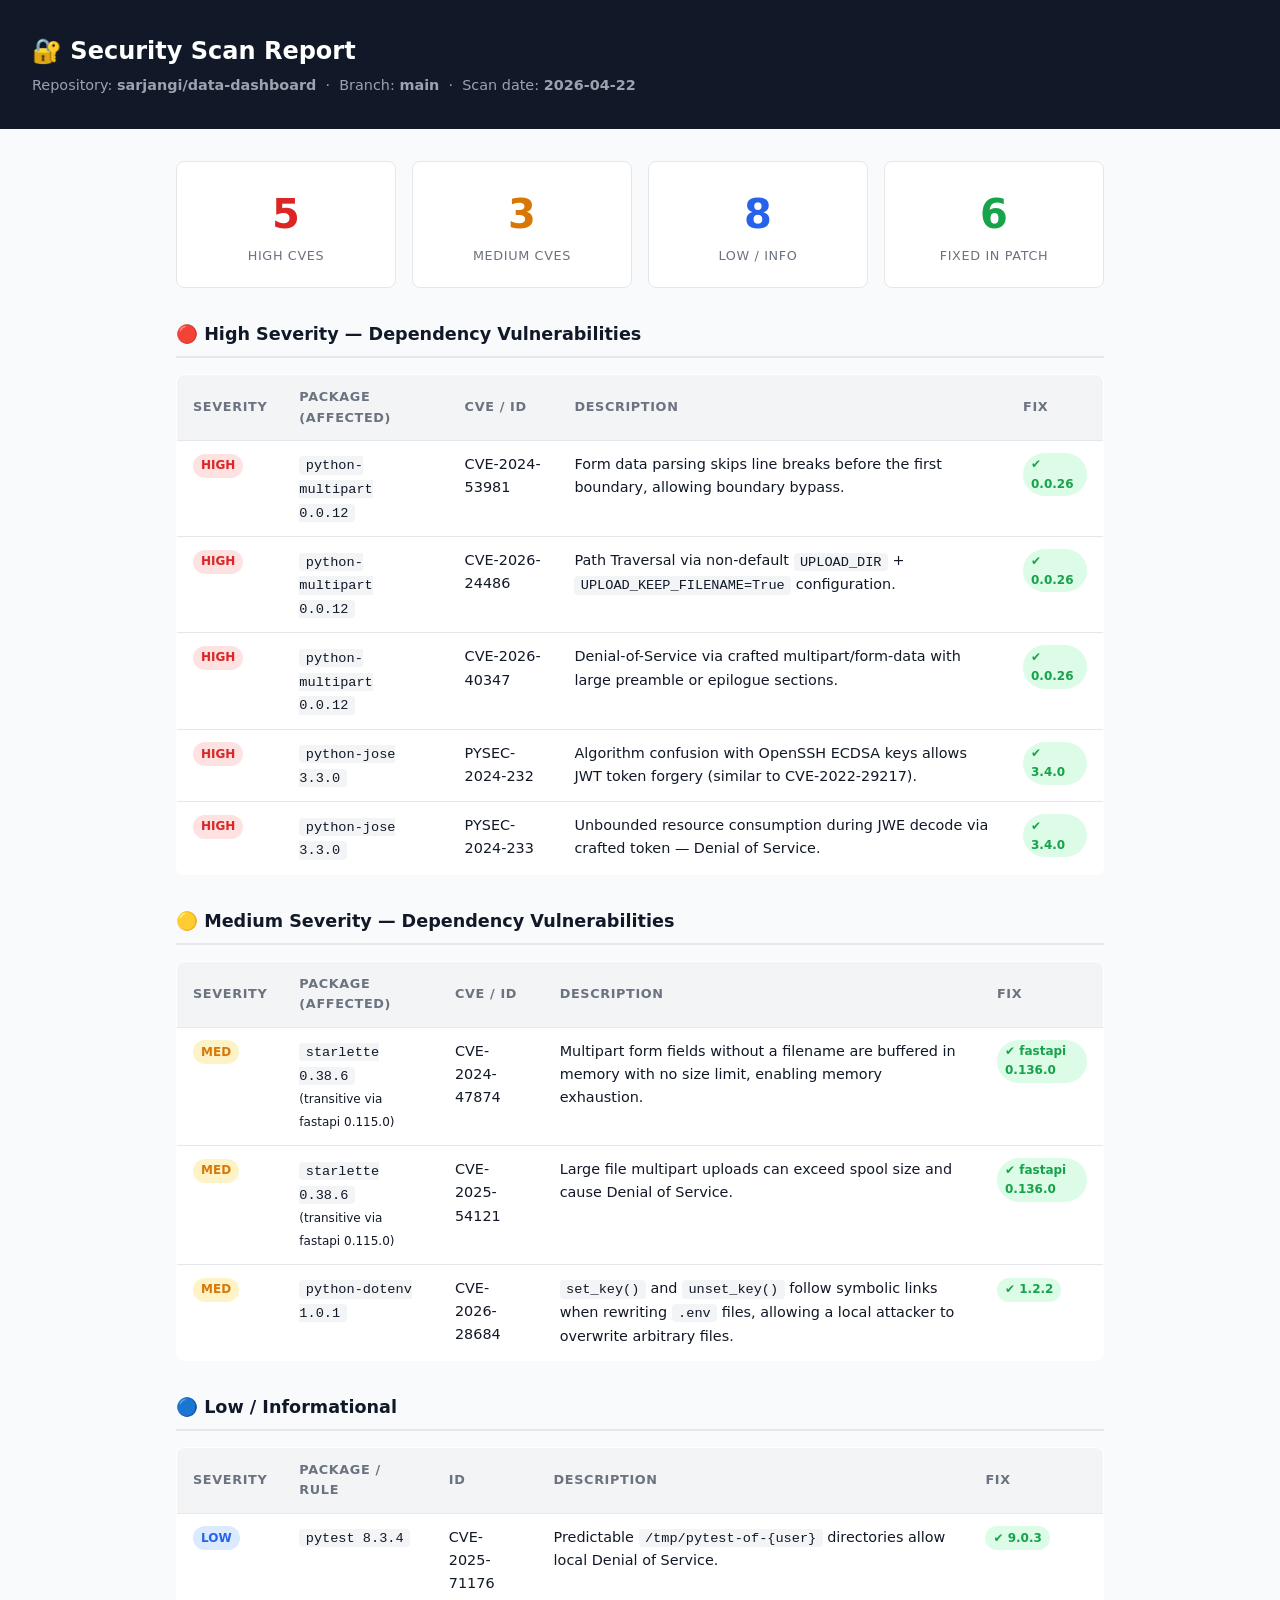
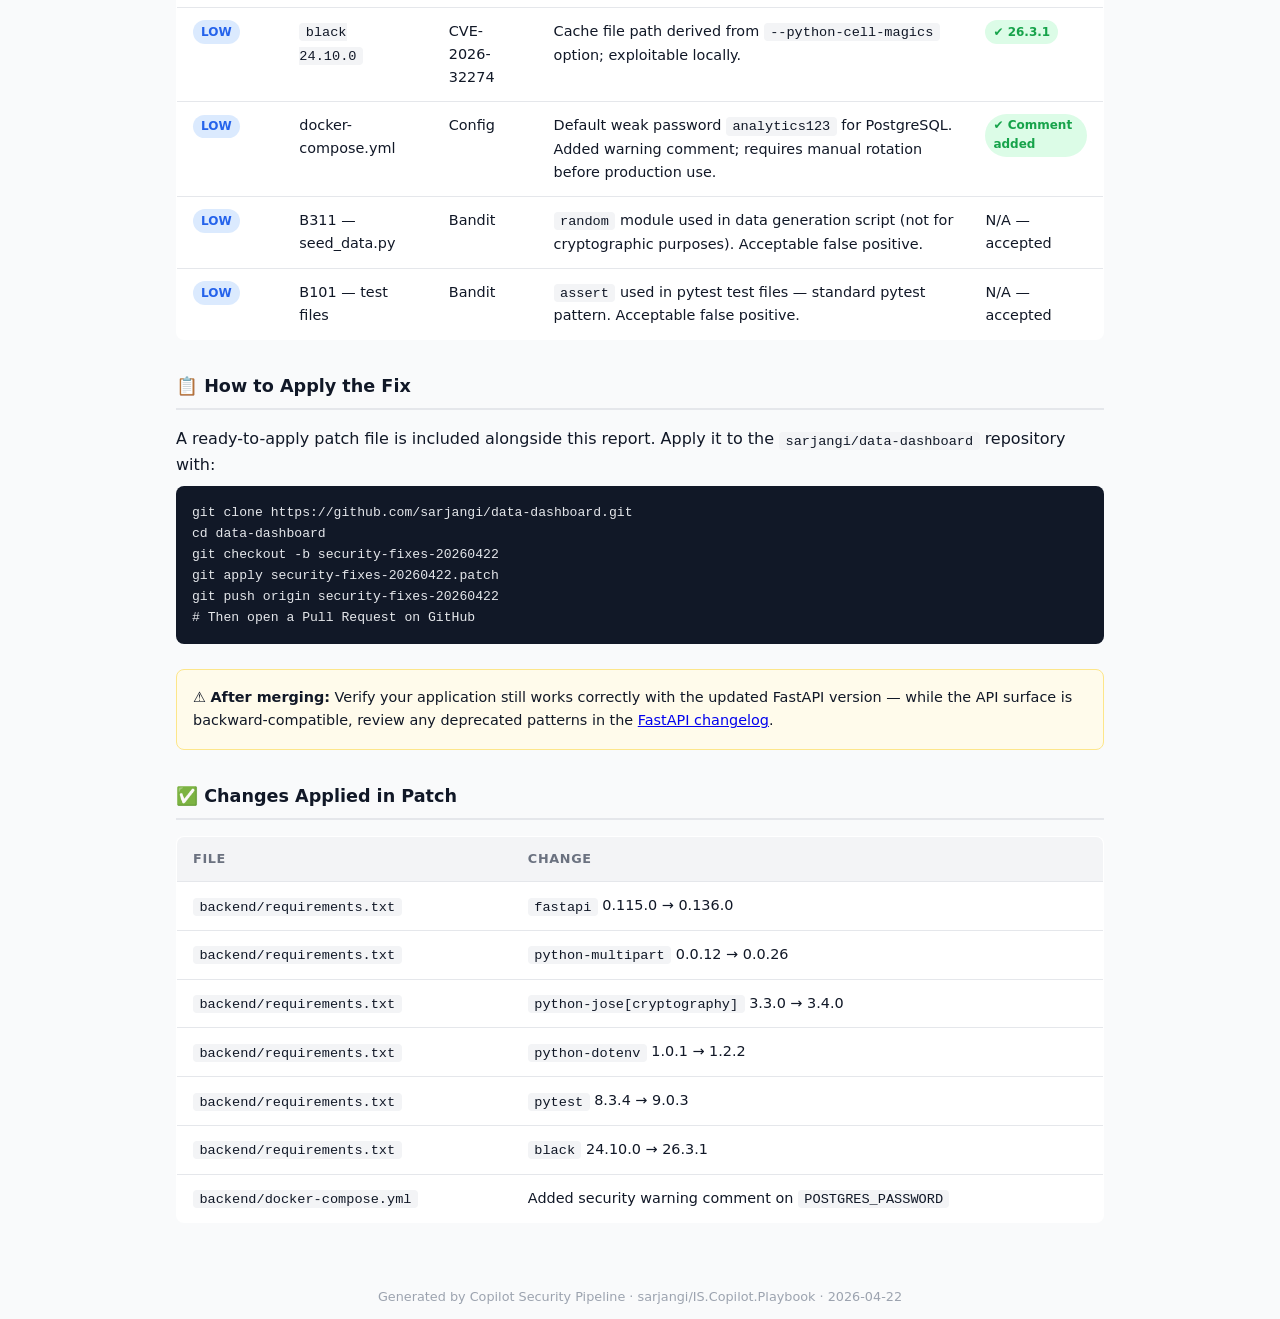
<file: security-reports/data-dashboard/security-report-20260422.html>
<!DOCTYPE html>
<html lang="en">
<head>
  <meta charset="UTF-8" />
  <meta name="viewport" content="width=device-width, initial-scale=1.0" />
  <title>Security Report — sarjangi/data-dashboard — 2026-04-22</title>
  <style>
    :root {
      --red: #dc2626; --orange: #d97706; --blue: #2563eb; --green: #16a34a;
      --gray-50: #f9fafb; --gray-100: #f3f4f6; --gray-200: #e5e7eb;
      --gray-700: #374151; --gray-900: #111827;
    }
    * { box-sizing: border-box; margin: 0; padding: 0; }
    body { font-family: system-ui, sans-serif; background: var(--gray-50); color: var(--gray-900); line-height: 1.6; }
    header { background: var(--gray-900); color: #fff; padding: 2rem; }
    header h1 { font-size: 1.5rem; }
    header p { color: #9ca3af; margin-top: 0.25rem; font-size: 0.9rem; }
    .container { max-width: 960px; margin: 2rem auto; padding: 0 1rem; }
    .summary-grid { display: grid; grid-template-columns: repeat(auto-fit, minmax(160px, 1fr)); gap: 1rem; margin-bottom: 2rem; }
    .card { background: #fff; border: 1px solid var(--gray-200); border-radius: 8px; padding: 1.25rem; text-align: center; }
    .card .count { font-size: 2.5rem; font-weight: 700; }
    .card .label { font-size: 0.8rem; color: #6b7280; text-transform: uppercase; letter-spacing: 0.05em; }
    .high .count { color: var(--red); }
    .medium .count { color: var(--orange); }
    .low .count { color: var(--blue); }
    .fixed .count { color: var(--green); }
    section { margin-bottom: 2rem; }
    h2 { font-size: 1.1rem; border-bottom: 2px solid var(--gray-200); padding-bottom: 0.5rem; margin-bottom: 1rem; }
    table { width: 100%; border-collapse: collapse; background: #fff; border-radius: 8px; overflow: hidden; border: 1px solid var(--gray-200); font-size: 0.9rem; }
    th { background: var(--gray-100); text-align: left; padding: 0.75rem 1rem; font-size: 0.8rem; text-transform: uppercase; color: #6b7280; letter-spacing: 0.05em; }
    td { padding: 0.75rem 1rem; border-top: 1px solid var(--gray-200); vertical-align: top; }
    tr:hover td { background: var(--gray-50); }
    .badge { display: inline-block; padding: 0.15rem 0.5rem; border-radius: 9999px; font-size: 0.75rem; font-weight: 600; }
    .badge-high { background: #fee2e2; color: var(--red); }
    .badge-medium { background: #fef3c7; color: var(--orange); }
    .badge-low { background: #dbeafe; color: var(--blue); }
    .badge-fixed { background: #dcfce7; color: var(--green); }
    code { background: var(--gray-100); padding: 0.1rem 0.4rem; border-radius: 4px; font-size: 0.85rem; font-family: monospace; }
    pre { background: var(--gray-900); color: #e5e7eb; padding: 1rem; border-radius: 8px; overflow-x: auto; font-size: 0.82rem; margin-top: 0.5rem; }
    .note { background: #fffbeb; border: 1px solid #fde68a; border-radius: 8px; padding: 1rem; font-size: 0.9rem; }
    footer { text-align: center; color: #9ca3af; font-size: 0.8rem; padding: 2rem 0; }
  </style>
</head>
<body>
<header>
  <h1>🔐 Security Scan Report</h1>
  <p>Repository: <strong>sarjangi/data-dashboard</strong> &nbsp;·&nbsp; Branch: <strong>main</strong> &nbsp;·&nbsp; Scan date: <strong>2026-04-22</strong></p>
</header>

<div class="container">

  <!-- Summary Cards -->
  <div class="summary-grid">
    <div class="card high"><div class="count">5</div><div class="label">High CVEs</div></div>
    <div class="card medium"><div class="count">3</div><div class="label">Medium CVEs</div></div>
    <div class="card low"><div class="count">8</div><div class="label">Low / Info</div></div>
    <div class="card fixed"><div class="count">6</div><div class="label">Fixed in patch</div></div>
  </div>

  <!-- HIGH findings -->
  <section>
    <h2>🔴 High Severity — Dependency Vulnerabilities</h2>
    <table>
      <thead>
        <tr><th>Severity</th><th>Package (affected)</th><th>CVE / ID</th><th>Description</th><th>Fix</th></tr>
      </thead>
      <tbody>
        <tr>
          <td><span class="badge badge-high">HIGH</span></td>
          <td><code>python-multipart 0.0.12</code></td>
          <td>CVE-2024-53981</td>
          <td>Form data parsing skips line breaks before the first boundary, allowing boundary bypass.</td>
          <td><span class="badge badge-fixed">✔ 0.0.26</span></td>
        </tr>
        <tr>
          <td><span class="badge badge-high">HIGH</span></td>
          <td><code>python-multipart 0.0.12</code></td>
          <td>CVE-2026-24486</td>
          <td>Path Traversal via non-default <code>UPLOAD_DIR</code> + <code>UPLOAD_KEEP_FILENAME=True</code> configuration.</td>
          <td><span class="badge badge-fixed">✔ 0.0.26</span></td>
        </tr>
        <tr>
          <td><span class="badge badge-high">HIGH</span></td>
          <td><code>python-multipart 0.0.12</code></td>
          <td>CVE-2026-40347</td>
          <td>Denial-of-Service via crafted multipart/form-data with large preamble or epilogue sections.</td>
          <td><span class="badge badge-fixed">✔ 0.0.26</span></td>
        </tr>
        <tr>
          <td><span class="badge badge-high">HIGH</span></td>
          <td><code>python-jose 3.3.0</code></td>
          <td>PYSEC-2024-232</td>
          <td>Algorithm confusion with OpenSSH ECDSA keys allows JWT token forgery (similar to CVE-2022-29217).</td>
          <td><span class="badge badge-fixed">✔ 3.4.0</span></td>
        </tr>
        <tr>
          <td><span class="badge badge-high">HIGH</span></td>
          <td><code>python-jose 3.3.0</code></td>
          <td>PYSEC-2024-233</td>
          <td>Unbounded resource consumption during JWE decode via crafted token — Denial of Service.</td>
          <td><span class="badge badge-fixed">✔ 3.4.0</span></td>
        </tr>
      </tbody>
    </table>
  </section>

  <!-- MEDIUM findings -->
  <section>
    <h2>🟡 Medium Severity — Dependency Vulnerabilities</h2>
    <table>
      <thead>
        <tr><th>Severity</th><th>Package (affected)</th><th>CVE / ID</th><th>Description</th><th>Fix</th></tr>
      </thead>
      <tbody>
        <tr>
          <td><span class="badge badge-medium">MED</span></td>
          <td><code>starlette 0.38.6</code><br/><small>(transitive via fastapi 0.115.0)</small></td>
          <td>CVE-2024-47874</td>
          <td>Multipart form fields without a filename are buffered in memory with no size limit, enabling memory exhaustion.</td>
          <td><span class="badge badge-fixed">✔ fastapi 0.136.0</span></td>
        </tr>
        <tr>
          <td><span class="badge badge-medium">MED</span></td>
          <td><code>starlette 0.38.6</code><br/><small>(transitive via fastapi 0.115.0)</small></td>
          <td>CVE-2025-54121</td>
          <td>Large file multipart uploads can exceed spool size and cause Denial of Service.</td>
          <td><span class="badge badge-fixed">✔ fastapi 0.136.0</span></td>
        </tr>
        <tr>
          <td><span class="badge badge-medium">MED</span></td>
          <td><code>python-dotenv 1.0.1</code></td>
          <td>CVE-2026-28684</td>
          <td><code>set_key()</code> and <code>unset_key()</code> follow symbolic links when rewriting <code>.env</code> files, allowing a local attacker to overwrite arbitrary files.</td>
          <td><span class="badge badge-fixed">✔ 1.2.2</span></td>
        </tr>
      </tbody>
    </table>
  </section>

  <!-- LOW findings -->
  <section>
    <h2>🔵 Low / Informational</h2>
    <table>
      <thead>
        <tr><th>Severity</th><th>Package / Rule</th><th>ID</th><th>Description</th><th>Fix</th></tr>
      </thead>
      <tbody>
        <tr>
          <td><span class="badge badge-low">LOW</span></td>
          <td><code>pytest 8.3.4</code></td>
          <td>CVE-2025-71176</td>
          <td>Predictable <code>/tmp/pytest-of-{user}</code> directories allow local Denial of Service.</td>
          <td><span class="badge badge-fixed">✔ 9.0.3</span></td>
        </tr>
        <tr>
          <td><span class="badge badge-low">LOW</span></td>
          <td><code>black 24.10.0</code></td>
          <td>CVE-2026-32274</td>
          <td>Cache file path derived from <code>--python-cell-magics</code> option; exploitable locally.</td>
          <td><span class="badge badge-fixed">✔ 26.3.1</span></td>
        </tr>
        <tr>
          <td><span class="badge badge-low">LOW</span></td>
          <td>docker-compose.yml</td>
          <td>Config</td>
          <td>Default weak password <code>analytics123</code> for PostgreSQL. Added warning comment; requires manual rotation before production use.</td>
          <td><span class="badge badge-fixed">✔ Comment added</span></td>
        </tr>
        <tr>
          <td><span class="badge badge-low">LOW</span></td>
          <td>B311 — seed_data.py</td>
          <td>Bandit</td>
          <td><code>random</code> module used in data generation script (not for cryptographic purposes). Acceptable false positive.</td>
          <td>N/A — accepted</td>
        </tr>
        <tr>
          <td><span class="badge badge-low">LOW</span></td>
          <td>B101 — test files</td>
          <td>Bandit</td>
          <td><code>assert</code> used in pytest test files — standard pytest pattern. Acceptable false positive.</td>
          <td>N/A — accepted</td>
        </tr>
      </tbody>
    </table>
  </section>

  <!-- Patch instructions -->
  <section>
    <h2>📋 How to Apply the Fix</h2>
    <p>A ready-to-apply patch file is included alongside this report. Apply it to the <code>sarjangi/data-dashboard</code> repository with:</p>
    <pre>git clone https://github.com/sarjangi/data-dashboard.git
cd data-dashboard
git checkout -b security-fixes-20260422
git apply security-fixes-20260422.patch
git push origin security-fixes-20260422
# Then open a Pull Request on GitHub</pre>
    <br/>
    <div class="note">
      ⚠️ <strong>After merging:</strong> Verify your application still works correctly with the updated FastAPI version — while the API surface is backward-compatible, review any deprecated patterns in the <a href="https://fastapi.tiangolo.com/release-notes/" target="_blank">FastAPI changelog</a>.
    </div>
  </section>

  <!-- Changes summary -->
  <section>
    <h2>✅ Changes Applied in Patch</h2>
    <table>
      <thead>
        <tr><th>File</th><th>Change</th></tr>
      </thead>
      <tbody>
        <tr><td><code>backend/requirements.txt</code></td><td><code>fastapi</code> 0.115.0 → 0.136.0</td></tr>
        <tr><td><code>backend/requirements.txt</code></td><td><code>python-multipart</code> 0.0.12 → 0.0.26</td></tr>
        <tr><td><code>backend/requirements.txt</code></td><td><code>python-jose[cryptography]</code> 3.3.0 → 3.4.0</td></tr>
        <tr><td><code>backend/requirements.txt</code></td><td><code>python-dotenv</code> 1.0.1 → 1.2.2</td></tr>
        <tr><td><code>backend/requirements.txt</code></td><td><code>pytest</code> 8.3.4 → 9.0.3</td></tr>
        <tr><td><code>backend/requirements.txt</code></td><td><code>black</code> 24.10.0 → 26.3.1</td></tr>
        <tr><td><code>backend/docker-compose.yml</code></td><td>Added security warning comment on <code>POSTGRES_PASSWORD</code></td></tr>
      </tbody>
    </table>
  </section>

</div>
<footer>Generated by Copilot Security Pipeline · sarjangi/IS.Copilot.Playbook · 2026-04-22</footer>
</body>
</html>
</file>
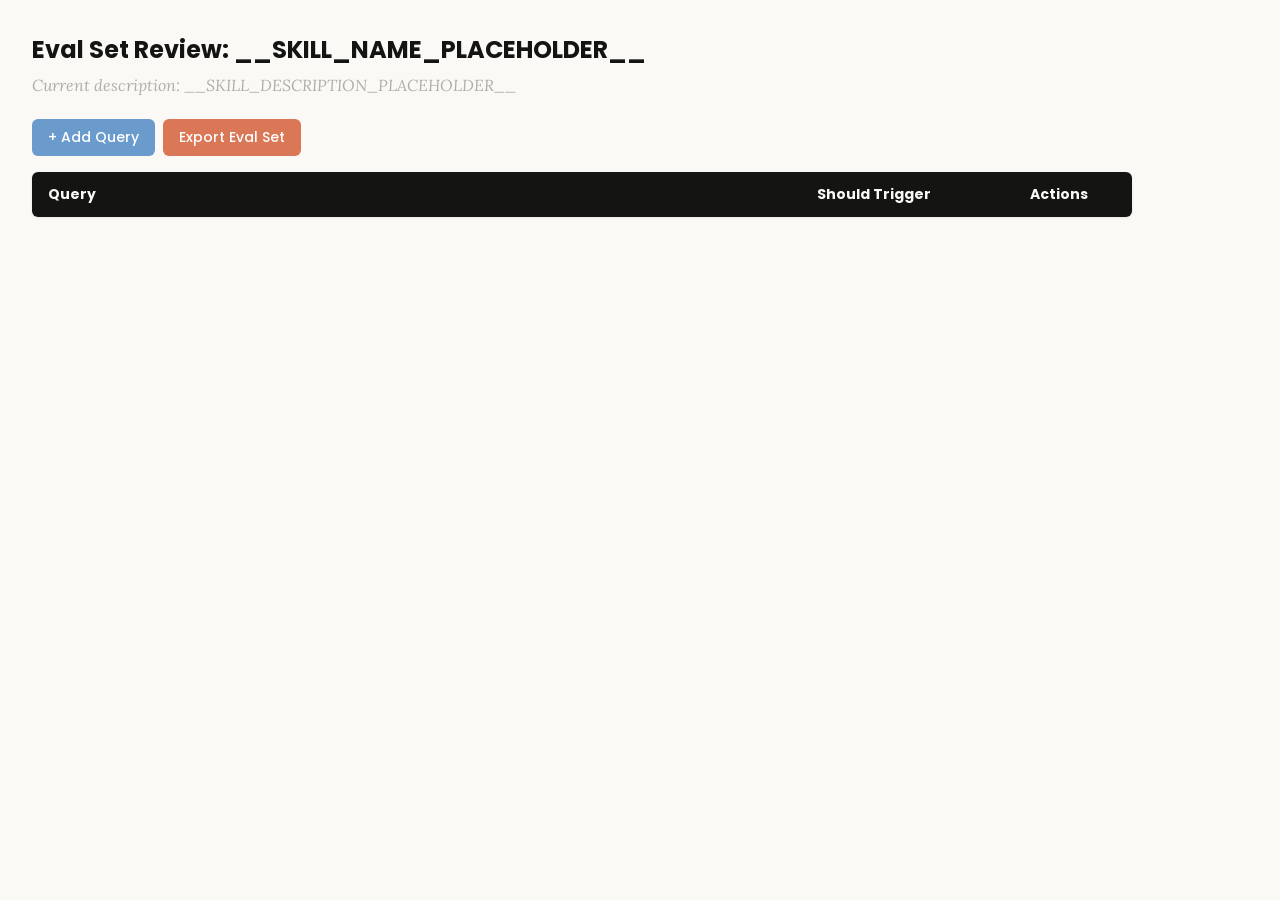
<file: tools/skill-creator/assets/eval_review.html>
<!DOCTYPE html>
<html lang="en">
<head>
  <meta charset="UTF-8">
  <meta name="viewport" content="width=device-width, initial-scale=1.0">
  <title>Eval Set Review - __SKILL_NAME_PLACEHOLDER__</title>
  <link rel="preconnect" href="https://fonts.googleapis.com">
  <link rel="preconnect" href="https://fonts.gstatic.com" crossorigin>
  <link href="https://fonts.googleapis.com/css2?family=Poppins:wght@500;600&family=Lora:wght@400;500&display=swap" rel="stylesheet">
  <style>
    * { box-sizing: border-box; margin: 0; padding: 0; }
    body { font-family: 'Lora', Georgia, serif; background: #faf9f5; padding: 2rem; color: #141413; }
    h1 { font-family: 'Poppins', sans-serif; margin-bottom: 0.5rem; font-size: 1.5rem; }
    .description { color: #b0aea5; margin-bottom: 1.5rem; font-style: italic; max-width: 900px; }
    .controls { margin-bottom: 1rem; display: flex; gap: 0.5rem; }
    .btn { font-family: 'Poppins', sans-serif; padding: 0.5rem 1rem; border: none; border-radius: 6px; cursor: pointer; font-size: 0.875rem; font-weight: 500; }
    .btn-add { background: #6a9bcc; color: white; }
    .btn-add:hover { background: #5889b8; }
    .btn-export { background: #d97757; color: white; }
    .btn-export:hover { background: #c4613f; }
    table { width: 100%; max-width: 1100px; border-collapse: collapse; background: white; border-radius: 6px; overflow: hidden; box-shadow: 0 1px 3px rgba(0,0,0,0.08); }
    th { font-family: 'Poppins', sans-serif; background: #141413; color: #faf9f5; padding: 0.75rem 1rem; text-align: left; font-size: 0.875rem; }
    td { padding: 0.75rem 1rem; border-bottom: 1px solid #e8e6dc; vertical-align: top; }
    tr:nth-child(even) td { background: #faf9f5; }
    tr:hover td { background: #f3f1ea; }
    .section-header td { background: #e8e6dc; font-family: 'Poppins', sans-serif; font-weight: 500; font-size: 0.8rem; color: #141413; text-transform: uppercase; letter-spacing: 0.05em; }
    .query-input { width: 100%; padding: 0.4rem; border: 1px solid #e8e6dc; border-radius: 4px; font-size: 0.875rem; font-family: 'Lora', Georgia, serif; resize: vertical; min-height: 60px; }
    .query-input:focus { outline: none; border-color: #d97757; box-shadow: 0 0 0 2px rgba(217,119,87,0.15); }
    .toggle { position: relative; display: inline-block; width: 44px; height: 24px; }
    .toggle input { opacity: 0; width: 0; height: 0; }
    .toggle .slider { position: absolute; inset: 0; background: #b0aea5; border-radius: 24px; cursor: pointer; transition: 0.2s; }
    .toggle .slider::before { content: ""; position: absolute; width: 18px; height: 18px; left: 3px; bottom: 3px; background: white; border-radius: 50%; transition: 0.2s; }
    .toggle input:checked + .slider { background: #d97757; }
    .toggle input:checked + .slider::before { transform: translateX(20px); }
    .btn-delete { background: #c44; color: white; padding: 0.3rem 0.6rem; border: none; border-radius: 4px; cursor: pointer; font-size: 0.75rem; font-family: 'Poppins', sans-serif; }
    .btn-delete:hover { background: #a33; }
    .summary { margin-top: 1rem; color: #b0aea5; font-size: 0.875rem; }
  </style>
</head>
<body>
  <h1>Eval Set Review: <span id="skill-name">__SKILL_NAME_PLACEHOLDER__</span></h1>
  <p class="description">Current description: <span id="skill-desc">__SKILL_DESCRIPTION_PLACEHOLDER__</span></p>

  <div class="controls">
    <button class="btn btn-add" onclick="addRow()">+ Add Query</button>
    <button class="btn btn-export" onclick="exportEvalSet()">Export Eval Set</button>
  </div>

  <table>
    <thead>
      <tr>
        <th style="width:65%">Query</th>
        <th style="width:18%">Should Trigger</th>
        <th style="width:10%">Actions</th>
      </tr>
    </thead>
    <tbody id="eval-body"></tbody>
  </table>

  <p class="summary" id="summary"></p>

  <script>
    const EVAL_DATA = __EVAL_DATA_PLACEHOLDER__;

    let evalItems = [...EVAL_DATA];

    function render() {
      const tbody = document.getElementById('eval-body');
      tbody.innerHTML = '';

      // Sort: should-trigger first, then should-not-trigger
      const sorted = evalItems
        .map((item, origIdx) => ({ ...item, origIdx }))
        .sort((a, b) => (b.should_trigger ? 1 : 0) - (a.should_trigger ? 1 : 0));

      let lastGroup = null;
      sorted.forEach(item => {
        const group = item.should_trigger ? 'trigger' : 'no-trigger';
        if (group !== lastGroup) {
          const headerRow = document.createElement('tr');
          headerRow.className = 'section-header';
          headerRow.innerHTML = `<td colspan="3">${item.should_trigger ? 'Should Trigger' : 'Should NOT Trigger'}</td>`;
          tbody.appendChild(headerRow);
          lastGroup = group;
        }

        const idx = item.origIdx;
        const tr = document.createElement('tr');
        tr.innerHTML = `
          <td><textarea class="query-input" onchange="updateQuery(${idx}, this.value)">${escapeHtml(item.query)}</textarea></td>
          <td>
            <label class="toggle">
              <input type="checkbox" ${item.should_trigger ? 'checked' : ''} onchange="updateTrigger(${idx}, this.checked)">
              <span class="slider"></span>
            </label>
            <span style="margin-left:8px;font-size:0.8rem;color:#b0aea5">${item.should_trigger ? 'Yes' : 'No'}</span>
          </td>
          <td><button class="btn-delete" onclick="deleteRow(${idx})">Delete</button></td>
        `;
        tbody.appendChild(tr);
      });
      updateSummary();
    }

    function escapeHtml(text) {
      const div = document.createElement('div');
      div.textContent = text;
      return div.innerHTML;
    }

    function updateQuery(idx, value) { evalItems[idx].query = value; updateSummary(); }
    function updateTrigger(idx, value) { evalItems[idx].should_trigger = value; render(); }
    function deleteRow(idx) { evalItems.splice(idx, 1); render(); }

    function addRow() {
      evalItems.push({ query: '', should_trigger: true });
      render();
      const inputs = document.querySelectorAll('.query-input');
      inputs[inputs.length - 1].focus();
    }

    function updateSummary() {
      const trigger = evalItems.filter(i => i.should_trigger).length;
      const noTrigger = evalItems.filter(i => !i.should_trigger).length;
      document.getElementById('summary').textContent =
        `${evalItems.length} queries total: ${trigger} should trigger, ${noTrigger} should not trigger`;
    }

    function exportEvalSet() {
      const valid = evalItems.filter(i => i.query.trim() !== '');
      const data = valid.map(i => ({ query: i.query.trim(), should_trigger: i.should_trigger }));
      const blob = new Blob([JSON.stringify(data, null, 2)], { type: 'application/json' });
      const url = URL.createObjectURL(blob);
      const a = document.createElement('a');
      a.href = url;
      a.download = 'eval_set.json';
      document.body.appendChild(a);
      a.click();
      document.body.removeChild(a);
      URL.revokeObjectURL(url);
    }

    render();
  </script>
</body>
</html>
</file>
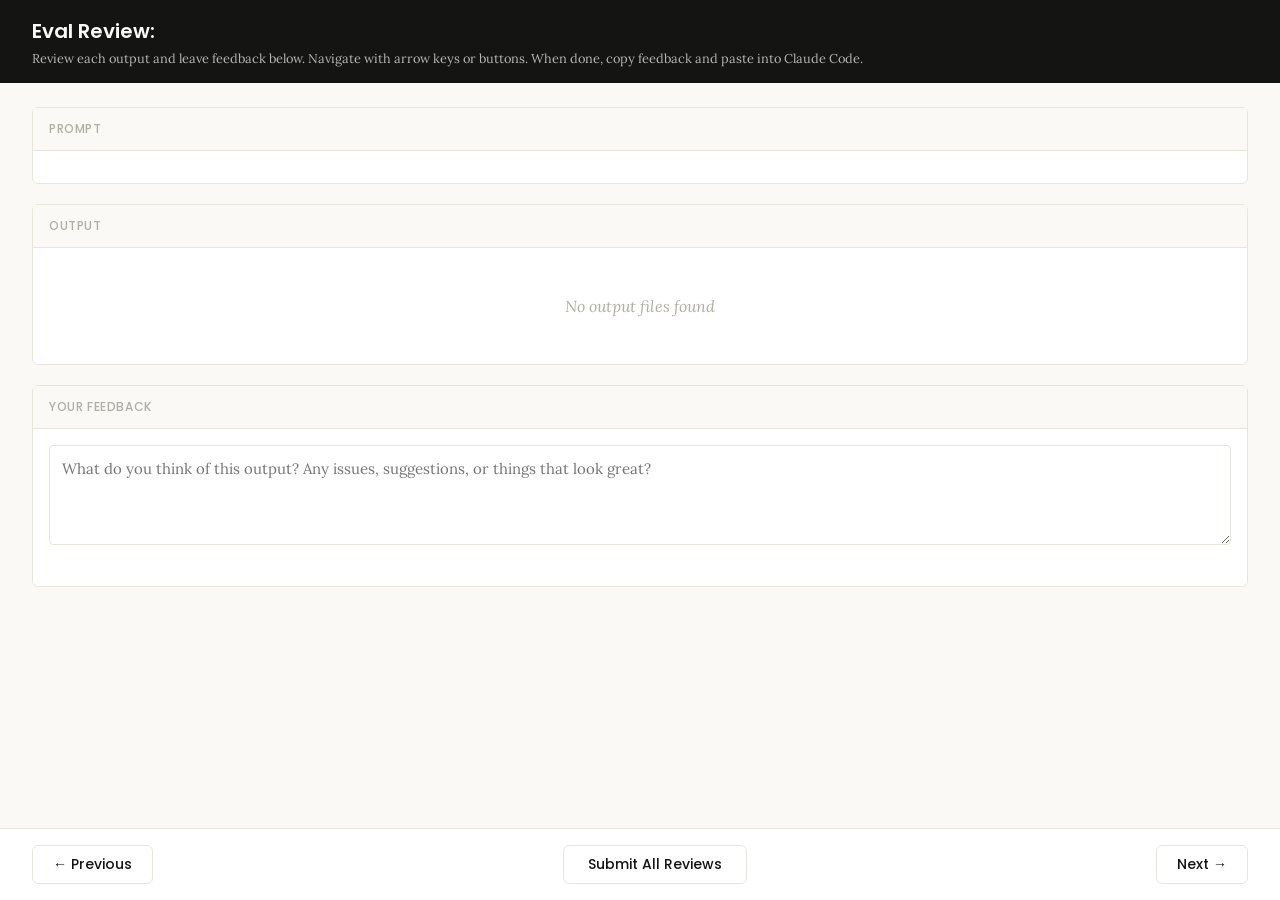
<file: tools/skill-creator/eval-viewer/viewer.html>
<!DOCTYPE html>
<html lang="en">
<head>
  <meta charset="UTF-8">
  <meta name="viewport" content="width=device-width, initial-scale=1.0">
  <title>Eval Review</title>
  <link rel="preconnect" href="https://fonts.googleapis.com">
  <link rel="preconnect" href="https://fonts.gstatic.com" crossorigin>
  <link href="https://fonts.googleapis.com/css2?family=Poppins:wght@500;600&family=Lora:wght@400;500&display=swap" rel="stylesheet">
  <script src="https://cdn.sheetjs.com/xlsx-0.20.3/package/dist/xlsx.full.min.js" integrity="sha384-EnyY0/GSHQGSxSgMwaIPzSESbqoOLSexfnSMN2AP+39Ckmn92stwABZynq1JyzdT" crossorigin="anonymous"></script>
  <style>
    :root {
      --bg: #faf9f5;
      --surface: #ffffff;
      --border: #e8e6dc;
      --text: #141413;
      --text-muted: #b0aea5;
      --accent: #d97757;
      --accent-hover: #c4613f;
      --green: #788c5d;
      --green-bg: #eef2e8;
      --red: #c44;
      --red-bg: #fceaea;
      --header-bg: #141413;
      --header-text: #faf9f5;
      --radius: 6px;
    }

    * { box-sizing: border-box; margin: 0; padding: 0; }

    body {
      font-family: 'Lora', Georgia, serif;
      background: var(--bg);
      color: var(--text);
      height: 100vh;
      display: flex;
      flex-direction: column;
    }

    /* ---- Header ---- */
    .header {
      background: var(--header-bg);
      color: var(--header-text);
      padding: 1rem 2rem;
      display: flex;
      justify-content: space-between;
      align-items: center;
      flex-shrink: 0;
    }
    .header h1 {
      font-family: 'Poppins', sans-serif;
      font-size: 1.25rem;
      font-weight: 600;
    }
    .header .instructions {
      font-size: 0.8rem;
      opacity: 0.7;
      margin-top: 0.25rem;
    }
    .header .progress {
      font-size: 0.875rem;
      opacity: 0.8;
      text-align: right;
    }

    /* ---- Main content ---- */
    .main {
      flex: 1;
      overflow-y: auto;
      padding: 1.5rem 2rem;
      display: flex;
      flex-direction: column;
      gap: 1.25rem;
    }

    /* ---- Sections ---- */
    .section {
      background: var(--surface);
      border: 1px solid var(--border);
      border-radius: var(--radius);
      flex-shrink: 0;
    }
    .section-header {
      font-family: 'Poppins', sans-serif;
      padding: 0.75rem 1rem;
      font-size: 0.75rem;
      font-weight: 500;
      text-transform: uppercase;
      letter-spacing: 0.05em;
      color: var(--text-muted);
      border-bottom: 1px solid var(--border);
      background: var(--bg);
    }
    .section-body {
      padding: 1rem;
    }

    /* ---- Config badge ---- */
    .config-badge {
      display: inline-block;
      padding: 0.2rem 0.625rem;
      border-radius: 9999px;
      font-family: 'Poppins', sans-serif;
      font-size: 0.6875rem;
      font-weight: 600;
      text-transform: uppercase;
      letter-spacing: 0.03em;
      margin-left: 0.75rem;
      vertical-align: middle;
    }
    .config-badge.config-primary {
      background: rgba(33, 150, 243, 0.12);
      color: #1976d2;
    }
    .config-badge.config-baseline {
      background: rgba(255, 193, 7, 0.15);
      color: #f57f17;
    }

    /* ---- Prompt ---- */
    .prompt-text {
      white-space: pre-wrap;
      font-size: 0.9375rem;
      line-height: 1.6;
    }

    /* ---- Outputs ---- */
    .output-file {
      border: 1px solid var(--border);
      border-radius: var(--radius);
      overflow: hidden;
    }
    .output-file + .output-file {
      margin-top: 1rem;
    }
    .output-file-header {
      padding: 0.5rem 0.75rem;
      font-size: 0.8rem;
      font-weight: 600;
      color: var(--text-muted);
      background: var(--bg);
      border-bottom: 1px solid var(--border);
      font-family: 'SF Mono', SFMono-Regular, Consolas, 'Liberation Mono', Menlo, monospace;
      display: flex;
      justify-content: space-between;
      align-items: center;
    }
    .output-file-header .dl-btn {
      font-size: 0.7rem;
      color: var(--accent);
      text-decoration: none;
      cursor: pointer;
      font-family: -apple-system, BlinkMacSystemFont, 'Segoe UI', sans-serif;
      font-weight: 500;
      opacity: 0.8;
    }
    .output-file-header .dl-btn:hover {
      opacity: 1;
      text-decoration: underline;
    }
    .output-file-content {
      padding: 0.75rem;
      overflow-x: auto;
    }
    .output-file-content pre {
      font-size: 0.8125rem;
      line-height: 1.5;
      white-space: pre-wrap;
      word-break: break-word;
      font-family: 'SF Mono', SFMono-Regular, Consolas, 'Liberation Mono', Menlo, monospace;
    }
    .output-file-content img {
      max-width: 100%;
      height: auto;
      border-radius: 4px;
    }
    .output-file-content iframe {
      width: 100%;
      height: 600px;
      border: none;
    }
    .output-file-content table {
      border-collapse: collapse;
      font-size: 0.8125rem;
      width: 100%;
    }
    .output-file-content table td,
    .output-file-content table th {
      border: 1px solid var(--border);
      padding: 0.375rem 0.5rem;
      text-align: left;
    }
    .output-file-content table th {
      background: var(--bg);
      font-weight: 600;
    }
    .output-file-content .download-link {
      display: inline-flex;
      align-items: center;
      gap: 0.5rem;
      padding: 0.5rem 1rem;
      background: var(--bg);
      border: 1px solid var(--border);
      border-radius: 4px;
      color: var(--accent);
      text-decoration: none;
      font-size: 0.875rem;
      cursor: pointer;
    }
    .output-file-content .download-link:hover {
      background: var(--border);
    }
    .empty-state {
      color: var(--text-muted);
      font-style: italic;
      padding: 2rem;
      text-align: center;
    }

    /* ---- Feedback ---- */
    .prev-feedback {
      background: var(--bg);
      border: 1px solid var(--border);
      border-radius: 4px;
      padding: 0.625rem 0.75rem;
      margin-top: 0.75rem;
      font-size: 0.8125rem;
      color: var(--text-muted);
      line-height: 1.5;
    }
    .prev-feedback-label {
      font-size: 0.7rem;
      font-weight: 600;
      text-transform: uppercase;
      letter-spacing: 0.04em;
      margin-bottom: 0.25rem;
      color: var(--text-muted);
    }
    .feedback-textarea {
      width: 100%;
      min-height: 100px;
      padding: 0.75rem;
      border: 1px solid var(--border);
      border-radius: 4px;
      font-family: inherit;
      font-size: 0.9375rem;
      line-height: 1.5;
      resize: vertical;
      color: var(--text);
    }
    .feedback-textarea:focus {
      outline: none;
      border-color: var(--accent);
      box-shadow: 0 0 0 3px rgba(37, 99, 235, 0.1);
    }
    .feedback-status {
      font-size: 0.75rem;
      color: var(--text-muted);
      margin-top: 0.5rem;
      min-height: 1.1em;
    }

    /* ---- Grades (collapsible) ---- */
    .grades-toggle {
      display: flex;
      align-items: center;
      cursor: pointer;
      user-select: none;
    }
    .grades-toggle:hover {
      color: var(--accent);
    }
    .grades-toggle .arrow {
      margin-right: 0.5rem;
      transition: transform 0.15s;
      font-size: 0.75rem;
    }
    .grades-toggle .arrow.open {
      transform: rotate(90deg);
    }
    .grades-content {
      display: none;
      margin-top: 0.75rem;
    }
    .grades-content.open {
      display: block;
    }
    .grades-summary {
      font-size: 0.875rem;
      margin-bottom: 0.75rem;
      display: flex;
      align-items: center;
      gap: 0.5rem;
    }
    .grade-badge {
      display: inline-block;
      padding: 0.125rem 0.5rem;
      border-radius: 9999px;
      font-size: 0.75rem;
      font-weight: 600;
    }
    .grade-pass { background: var(--green-bg); color: var(--green); }
    .grade-fail { background: var(--red-bg); color: var(--red); }
    .assertion-list {
      list-style: none;
    }
    .assertion-item {
      padding: 0.625rem 0;
      border-bottom: 1px solid var(--border);
      font-size: 0.8125rem;
    }
    .assertion-item:last-child { border-bottom: none; }
    .assertion-status {
      font-weight: 600;
      margin-right: 0.5rem;
    }
    .assertion-status.pass { color: var(--green); }
    .assertion-status.fail { color: var(--red); }
    .assertion-evidence {
      color: var(--text-muted);
      font-size: 0.75rem;
      margin-top: 0.25rem;
      padding-left: 1.5rem;
    }

    /* ---- View tabs ---- */
    .view-tabs {
      display: flex;
      gap: 0;
      padding: 0 2rem;
      background: var(--bg);
      border-bottom: 1px solid var(--border);
      flex-shrink: 0;
    }
    .view-tab {
      font-family: 'Poppins', sans-serif;
      padding: 0.625rem 1.25rem;
      font-size: 0.8125rem;
      font-weight: 500;
      cursor: pointer;
      border: none;
      background: none;
      color: var(--text-muted);
      border-bottom: 2px solid transparent;
      transition: all 0.15s;
    }
    .view-tab:hover { color: var(--text); }
    .view-tab.active {
      color: var(--accent);
      border-bottom-color: var(--accent);
    }
    .view-panel { display: none; }
    .view-panel.active { display: flex; flex-direction: column; flex: 1; overflow: hidden; }

    /* ---- Benchmark view ---- */
    .benchmark-view {
      padding: 1.5rem 2rem;
      overflow-y: auto;
      flex: 1;
    }
    .benchmark-table {
      border-collapse: collapse;
      background: var(--surface);
      border: 1px solid var(--border);
      border-radius: var(--radius);
      font-size: 0.8125rem;
      width: 100%;
      margin-bottom: 1.5rem;
    }
    .benchmark-table th, .benchmark-table td {
      padding: 0.625rem 0.75rem;
      text-align: left;
      border: 1px solid var(--border);
    }
    .benchmark-table th {
      font-family: 'Poppins', sans-serif;
      background: var(--header-bg);
      color: var(--header-text);
      font-weight: 500;
      font-size: 0.75rem;
      text-transform: uppercase;
      letter-spacing: 0.04em;
    }
    .benchmark-table tr:hover { background: var(--bg); }
    .benchmark-table tr.benchmark-row-with { background: rgba(33, 150, 243, 0.06); }
    .benchmark-table tr.benchmark-row-without { background: rgba(255, 193, 7, 0.06); }
    .benchmark-table tr.benchmark-row-with:hover { background: rgba(33, 150, 243, 0.12); }
    .benchmark-table tr.benchmark-row-without:hover { background: rgba(255, 193, 7, 0.12); }
    .benchmark-table tr.benchmark-row-avg { font-weight: 600; border-top: 2px solid var(--border); }
    .benchmark-table tr.benchmark-row-avg.benchmark-row-with { background: rgba(33, 150, 243, 0.12); }
    .benchmark-table tr.benchmark-row-avg.benchmark-row-without { background: rgba(255, 193, 7, 0.12); }
    .benchmark-delta-positive { color: var(--green); font-weight: 600; }
    .benchmark-delta-negative { color: var(--red); font-weight: 600; }
    .benchmark-notes {
      background: var(--surface);
      border: 1px solid var(--border);
      border-radius: var(--radius);
      padding: 1rem;
    }
    .benchmark-notes h3 {
      font-family: 'Poppins', sans-serif;
      font-size: 0.875rem;
      margin-bottom: 0.75rem;
    }
    .benchmark-notes ul {
      list-style: disc;
      padding-left: 1.25rem;
    }
    .benchmark-notes li {
      font-size: 0.8125rem;
      line-height: 1.6;
      margin-bottom: 0.375rem;
    }
    .benchmark-empty {
      color: var(--text-muted);
      font-style: italic;
      text-align: center;
      padding: 3rem;
    }

    /* ---- Navigation ---- */
    .nav {
      display: flex;
      justify-content: space-between;
      align-items: center;
      padding: 1rem 2rem;
      border-top: 1px solid var(--border);
      background: var(--surface);
      flex-shrink: 0;
    }
    .nav-btn {
      font-family: 'Poppins', sans-serif;
      padding: 0.5rem 1.25rem;
      border: 1px solid var(--border);
      border-radius: var(--radius);
      background: var(--surface);
      cursor: pointer;
      font-size: 0.875rem;
      font-weight: 500;
      color: var(--text);
      transition: all 0.15s;
    }
    .nav-btn:hover:not(:disabled) {
      background: var(--bg);
      border-color: var(--text-muted);
    }
    .nav-btn:disabled {
      opacity: 0.4;
      cursor: not-allowed;
    }
    .done-btn {
      font-family: 'Poppins', sans-serif;
      padding: 0.5rem 1.5rem;
      border: 1px solid var(--border);
      border-radius: var(--radius);
      background: var(--surface);
      color: var(--text);
      cursor: pointer;
      font-size: 0.875rem;
      font-weight: 500;
      transition: all 0.15s;
    }
    .done-btn:hover {
      background: var(--bg);
      border-color: var(--text-muted);
    }
    .done-btn.ready {
      border: none;
      background: var(--accent);
      color: white;
      font-weight: 600;
    }
    .done-btn.ready:hover {
      background: var(--accent-hover);
    }
    /* ---- Done overlay ---- */
    .done-overlay {
      display: none;
      position: fixed;
      inset: 0;
      background: rgba(0, 0, 0, 0.5);
      z-index: 100;
      justify-content: center;
      align-items: center;
    }
    .done-overlay.visible {
      display: flex;
    }
    .done-card {
      background: var(--surface);
      border-radius: 12px;
      padding: 2rem 3rem;
      text-align: center;
      box-shadow: 0 20px 60px rgba(0, 0, 0, 0.3);
      max-width: 500px;
    }
    .done-card h2 {
      font-size: 1.5rem;
      margin-bottom: 0.5rem;
    }
    .done-card p {
      color: var(--text-muted);
      margin-bottom: 1.5rem;
      line-height: 1.5;
    }
    .done-card .btn-row {
      display: flex;
      gap: 0.5rem;
      justify-content: center;
    }
    .done-card button {
      padding: 0.5rem 1.25rem;
      border: 1px solid var(--border);
      border-radius: var(--radius);
      background: var(--surface);
      cursor: pointer;
      font-size: 0.875rem;
    }
    .done-card button:hover {
      background: var(--bg);
    }
    /* ---- Toast ---- */
    .toast {
      position: fixed;
      bottom: 5rem;
      left: 50%;
      transform: translateX(-50%);
      background: var(--header-bg);
      color: var(--header-text);
      padding: 0.625rem 1.25rem;
      border-radius: var(--radius);
      font-size: 0.875rem;
      opacity: 0;
      transition: opacity 0.3s;
      pointer-events: none;
      z-index: 200;
    }
    .toast.visible {
      opacity: 1;
    }
  </style>
</head>
<body>
  <div id="app" style="height:100vh; display:flex; flex-direction:column;">
    <div class="header">
      <div>
        <h1>Eval Review: <span id="skill-name"></span></h1>
        <div class="instructions">Review each output and leave feedback below. Navigate with arrow keys or buttons. When done, copy feedback and paste into Claude Code.</div>
      </div>
      <div class="progress" id="progress"></div>
    </div>

    <!-- View tabs (only shown when benchmark data exists) -->
    <div class="view-tabs" id="view-tabs" style="display:none;">
      <button class="view-tab active" onclick="switchView('outputs')">Outputs</button>
      <button class="view-tab" onclick="switchView('benchmark')">Benchmark</button>
    </div>

    <!-- Outputs panel (qualitative review) -->
    <div class="view-panel active" id="panel-outputs">
    <div class="main">
      <!-- Prompt -->
      <div class="section">
        <div class="section-header">Prompt <span class="config-badge" id="config-badge" style="display:none;"></span></div>
        <div class="section-body">
          <div class="prompt-text" id="prompt-text"></div>
        </div>
      </div>

      <!-- Outputs -->
      <div class="section">
        <div class="section-header">Output</div>
        <div class="section-body" id="outputs-body">
          <div class="empty-state">No output files found</div>
        </div>
      </div>

      <!-- Previous Output (collapsible) -->
      <div class="section" id="prev-outputs-section" style="display:none;">
        <div class="section-header">
          <div class="grades-toggle" onclick="togglePrevOutputs()">
            <span class="arrow" id="prev-outputs-arrow">&#9654;</span>
            Previous Output
          </div>
        </div>
        <div class="grades-content" id="prev-outputs-content"></div>
      </div>

      <!-- Grades (collapsible) -->
      <div class="section" id="grades-section" style="display:none;">
        <div class="section-header">
          <div class="grades-toggle" onclick="toggleGrades()">
            <span class="arrow" id="grades-arrow">&#9654;</span>
            Formal Grades
          </div>
        </div>
        <div class="grades-content" id="grades-content"></div>
      </div>

      <!-- Feedback -->
      <div class="section">
        <div class="section-header">Your Feedback</div>
        <div class="section-body">
          <textarea
            class="feedback-textarea"
            id="feedback"
            placeholder="What do you think of this output? Any issues, suggestions, or things that look great?"
          ></textarea>
          <div class="feedback-status" id="feedback-status"></div>
          <div class="prev-feedback" id="prev-feedback" style="display:none;">
            <div class="prev-feedback-label">Previous feedback</div>
            <div id="prev-feedback-text"></div>
          </div>
        </div>
      </div>
    </div>

    <div class="nav" id="outputs-nav">
      <button class="nav-btn" id="prev-btn" onclick="navigate(-1)">&#8592; Previous</button>
      <button class="done-btn" id="done-btn" onclick="showDoneDialog()">Submit All Reviews</button>
      <button class="nav-btn" id="next-btn" onclick="navigate(1)">Next &#8594;</button>
    </div>
    </div><!-- end panel-outputs -->

    <!-- Benchmark panel (quantitative stats) -->
    <div class="view-panel" id="panel-benchmark">
      <div class="benchmark-view" id="benchmark-content">
        <div class="benchmark-empty">No benchmark data available. Run a benchmark to see quantitative results here.</div>
      </div>
    </div>
  </div>

  <!-- Done overlay -->
  <div class="done-overlay" id="done-overlay">
    <div class="done-card">
      <h2>Review Complete</h2>
      <p>Your feedback has been saved. Go back to your Claude Code session and tell Claude you're done reviewing.</p>
      <div class="btn-row">
        <button onclick="closeDoneDialog()">OK</button>
      </div>
    </div>
  </div>

  <!-- Toast -->
  <div class="toast" id="toast"></div>

  <script>
    // ---- Embedded data (injected by generate_review.py) ----
    /*__EMBEDDED_DATA__*/

    // ---- State ----
    let feedbackMap = {};  // run_id -> feedback text
    let currentIndex = 0;
    let visitedRuns = new Set();

    // ---- Init ----
    async function init() {
      // Load saved feedback from server — but only if this isn't a fresh
      // iteration (indicated by previous_feedback being present). When
      // previous feedback exists, the feedback.json on disk is stale from
      // the prior iteration and should not pre-fill the textareas.
      const hasPrevious = Object.keys(EMBEDDED_DATA.previous_feedback || {}).length > 0
        || Object.keys(EMBEDDED_DATA.previous_outputs || {}).length > 0;
      if (!hasPrevious) {
        try {
          const resp = await fetch("/api/feedback");
          const data = await resp.json();
          if (data.reviews) {
            for (const r of data.reviews) feedbackMap[r.run_id] = r.feedback;
          }
        } catch { /* first run, no feedback yet */ }
      }

      document.getElementById("skill-name").textContent = EMBEDDED_DATA.skill_name;
      showRun(0);

      // Wire up feedback auto-save
      const textarea = document.getElementById("feedback");
      let saveTimeout = null;
      textarea.addEventListener("input", () => {
        clearTimeout(saveTimeout);
        document.getElementById("feedback-status").textContent = "";
        saveTimeout = setTimeout(() => saveCurrentFeedback(), 800);
      });
    }

    // ---- Navigation ----
    function navigate(delta) {
      const newIndex = currentIndex + delta;
      if (newIndex >= 0 && newIndex < EMBEDDED_DATA.runs.length) {
        saveCurrentFeedback();
        showRun(newIndex);
      }
    }

    function updateNavButtons() {
      document.getElementById("prev-btn").disabled = currentIndex === 0;
      document.getElementById("next-btn").disabled =
        currentIndex === EMBEDDED_DATA.runs.length - 1;
    }

    // ---- Show a run ----
    function showRun(index) {
      currentIndex = index;
      const run = EMBEDDED_DATA.runs[index];

      // Progress
      document.getElementById("progress").textContent =
        `${index + 1} of ${EMBEDDED_DATA.runs.length}`;

      // Prompt
      document.getElementById("prompt-text").textContent = run.prompt;

      // Config badge
      const badge = document.getElementById("config-badge");
      const configMatch = run.id.match(/(with_skill|without_skill|new_skill|old_skill)/);
      if (configMatch) {
        const config = configMatch[1];
        const isBaseline = config === "without_skill" || config === "old_skill";
        badge.textContent = config.replace(/_/g, " ");
        badge.className = "config-badge " + (isBaseline ? "config-baseline" : "config-primary");
        badge.style.display = "inline-block";
      } else {
        badge.style.display = "none";
      }

      // Outputs
      renderOutputs(run);

      // Previous outputs
      renderPrevOutputs(run);

      // Grades
      renderGrades(run);

      // Previous feedback
      const prevFb = (EMBEDDED_DATA.previous_feedback || {})[run.id];
      const prevEl = document.getElementById("prev-feedback");
      if (prevFb) {
        document.getElementById("prev-feedback-text").textContent = prevFb;
        prevEl.style.display = "block";
      } else {
        prevEl.style.display = "none";
      }

      // Feedback
      document.getElementById("feedback").value = feedbackMap[run.id] || "";
      document.getElementById("feedback-status").textContent = "";

      updateNavButtons();

      // Track visited runs and promote done button when all visited
      visitedRuns.add(index);
      const doneBtn = document.getElementById("done-btn");
      if (visitedRuns.size >= EMBEDDED_DATA.runs.length) {
        doneBtn.classList.add("ready");
      }

      // Scroll main content to top
      document.querySelector(".main").scrollTop = 0;
    }

    // ---- Render outputs ----
    function renderOutputs(run) {
      const container = document.getElementById("outputs-body");
      container.innerHTML = "";

      const outputs = run.outputs || [];
      if (outputs.length === 0) {
        container.innerHTML = '<div class="empty-state">No output files</div>';
        return;
      }

      for (const file of outputs) {
        const fileDiv = document.createElement("div");
        fileDiv.className = "output-file";

        // Always show file header with download link
        const header = document.createElement("div");
        header.className = "output-file-header";
        const nameSpan = document.createElement("span");
        nameSpan.textContent = file.name;
        header.appendChild(nameSpan);
        const dlBtn = document.createElement("a");
        dlBtn.className = "dl-btn";
        dlBtn.textContent = "Download";
        dlBtn.download = file.name;
        dlBtn.href = getDownloadUri(file);
        header.appendChild(dlBtn);
        fileDiv.appendChild(header);

        const content = document.createElement("div");
        content.className = "output-file-content";

        if (file.type === "text") {
          const pre = document.createElement("pre");
          pre.textContent = file.content;
          content.appendChild(pre);
        } else if (file.type === "image") {
          const img = document.createElement("img");
          img.src = file.data_uri;
          img.alt = file.name;
          content.appendChild(img);
        } else if (file.type === "pdf") {
          const iframe = document.createElement("iframe");
          iframe.src = file.data_uri;
          content.appendChild(iframe);
        } else if (file.type === "xlsx") {
          renderXlsx(content, file.data_b64);
        } else if (file.type === "binary") {
          const a = document.createElement("a");
          a.className = "download-link";
          a.href = file.data_uri;
          a.download = file.name;
          a.textContent = "Download " + file.name;
          content.appendChild(a);
        } else if (file.type === "error") {
          const pre = document.createElement("pre");
          pre.textContent = file.content;
          pre.style.color = "var(--red)";
          content.appendChild(pre);
        }

        fileDiv.appendChild(content);
        container.appendChild(fileDiv);
      }
    }

    // ---- XLSX rendering via SheetJS ----
    function renderXlsx(container, b64Data) {
      try {
        const raw = Uint8Array.from(atob(b64Data), c => c.charCodeAt(0));
        const wb = XLSX.read(raw, { type: "array" });

        for (let i = 0; i < wb.SheetNames.length; i++) {
          const sheetName = wb.SheetNames[i];
          const ws = wb.Sheets[sheetName];

          if (wb.SheetNames.length > 1) {
            const sheetLabel = document.createElement("div");
            sheetLabel.style.cssText =
              "font-weight:600; font-size:0.8rem; color:#b0aea5; margin-top:0.5rem; margin-bottom:0.25rem;";
            sheetLabel.textContent = "Sheet: " + sheetName;
            container.appendChild(sheetLabel);
          }

          const htmlStr = XLSX.utils.sheet_to_html(ws, { editable: false });
          const wrapper = document.createElement("div");
          wrapper.innerHTML = htmlStr;
          container.appendChild(wrapper);
        }
      } catch (err) {
        container.textContent = "Error rendering spreadsheet: " + err.message;
      }
    }

    // ---- Grades ----
    function renderGrades(run) {
      const section = document.getElementById("grades-section");
      const content = document.getElementById("grades-content");

      if (!run.grading) {
        section.style.display = "none";
        return;
      }

      const grading = run.grading;
      section.style.display = "block";
      // Reset to collapsed
      content.classList.remove("open");
      document.getElementById("grades-arrow").classList.remove("open");

      const summary = grading.summary || {};
      const expectations = grading.expectations || [];

      let html = '<div style="padding: 1rem;">';

      // Summary line
      const passRate = summary.pass_rate != null
        ? Math.round(summary.pass_rate * 100) + "%"
        : "?";
      const badgeClass = summary.pass_rate >= 0.8 ? "grade-pass" : summary.pass_rate >= 0.5 ? "" : "grade-fail";
      html += '<div class="grades-summary">';
      html += '<span class="grade-badge ' + badgeClass + '">' + passRate + '</span>';
      html += '<span>' + (summary.passed || 0) + ' passed, ' + (summary.failed || 0) + ' failed of ' + (summary.total || 0) + '</span>';
      html += '</div>';

      // Assertions list
      html += '<ul class="assertion-list">';
      for (const exp of expectations) {
        const statusClass = exp.passed ? "pass" : "fail";
        const statusIcon = exp.passed ? "\u2713" : "\u2717";
        html += '<li class="assertion-item">';
        html += '<span class="assertion-status ' + statusClass + '">' + statusIcon + '</span>';
        html += '<span>' + escapeHtml(exp.text) + '</span>';
        if (exp.evidence) {
          html += '<div class="assertion-evidence">' + escapeHtml(exp.evidence) + '</div>';
        }
        html += '</li>';
      }
      html += '</ul>';

      html += '</div>';
      content.innerHTML = html;
    }

    function toggleGrades() {
      const content = document.getElementById("grades-content");
      const arrow = document.getElementById("grades-arrow");
      content.classList.toggle("open");
      arrow.classList.toggle("open");
    }

    // ---- Previous outputs (collapsible) ----
    function renderPrevOutputs(run) {
      const section = document.getElementById("prev-outputs-section");
      const content = document.getElementById("prev-outputs-content");
      const prevOutputs = (EMBEDDED_DATA.previous_outputs || {})[run.id];

      if (!prevOutputs || prevOutputs.length === 0) {
        section.style.display = "none";
        return;
      }

      section.style.display = "block";
      // Reset to collapsed
      content.classList.remove("open");
      document.getElementById("prev-outputs-arrow").classList.remove("open");

      // Render the files into the content area
      content.innerHTML = "";
      const wrapper = document.createElement("div");
      wrapper.style.padding = "1rem";

      for (const file of prevOutputs) {
        const fileDiv = document.createElement("div");
        fileDiv.className = "output-file";

        const header = document.createElement("div");
        header.className = "output-file-header";
        const nameSpan = document.createElement("span");
        nameSpan.textContent = file.name;
        header.appendChild(nameSpan);
        const dlBtn = document.createElement("a");
        dlBtn.className = "dl-btn";
        dlBtn.textContent = "Download";
        dlBtn.download = file.name;
        dlBtn.href = getDownloadUri(file);
        header.appendChild(dlBtn);
        fileDiv.appendChild(header);

        const fc = document.createElement("div");
        fc.className = "output-file-content";

        if (file.type === "text") {
          const pre = document.createElement("pre");
          pre.textContent = file.content;
          fc.appendChild(pre);
        } else if (file.type === "image") {
          const img = document.createElement("img");
          img.src = file.data_uri;
          img.alt = file.name;
          fc.appendChild(img);
        } else if (file.type === "pdf") {
          const iframe = document.createElement("iframe");
          iframe.src = file.data_uri;
          fc.appendChild(iframe);
        } else if (file.type === "xlsx") {
          renderXlsx(fc, file.data_b64);
        } else if (file.type === "binary") {
          const a = document.createElement("a");
          a.className = "download-link";
          a.href = file.data_uri;
          a.download = file.name;
          a.textContent = "Download " + file.name;
          fc.appendChild(a);
        }

        fileDiv.appendChild(fc);
        wrapper.appendChild(fileDiv);
      }

      content.appendChild(wrapper);
    }

    function togglePrevOutputs() {
      const content = document.getElementById("prev-outputs-content");
      const arrow = document.getElementById("prev-outputs-arrow");
      content.classList.toggle("open");
      arrow.classList.toggle("open");
    }

    // ---- Feedback (saved to server -> feedback.json) ----
    function saveCurrentFeedback() {
      const run = EMBEDDED_DATA.runs[currentIndex];
      const text = document.getElementById("feedback").value;

      if (text.trim() === "") {
        delete feedbackMap[run.id];
      } else {
        feedbackMap[run.id] = text;
      }

      // Build reviews array from map
      const reviews = [];
      for (const [run_id, feedback] of Object.entries(feedbackMap)) {
        if (feedback.trim()) {
          reviews.push({ run_id, feedback, timestamp: new Date().toISOString() });
        }
      }

      fetch("/api/feedback", {
        method: "POST",
        headers: { "Content-Type": "application/json" },
        body: JSON.stringify({ reviews, status: "in_progress" }),
      }).then(() => {
        document.getElementById("feedback-status").textContent = "Saved";
      }).catch(() => {
        // Static mode or server unavailable — no-op on auto-save,
        // feedback will be downloaded on final submit
        document.getElementById("feedback-status").textContent = "Will download on submit";
      });
    }

    // ---- Done ----
    function showDoneDialog() {
      // Save current textarea to feedbackMap (but don't POST yet)
      const run = EMBEDDED_DATA.runs[currentIndex];
      const text = document.getElementById("feedback").value;
      if (text.trim() === "") {
        delete feedbackMap[run.id];
      } else {
        feedbackMap[run.id] = text;
      }

      // POST once with status: complete — include ALL runs so the model
      // can distinguish "no feedback" (looks good) from "not reviewed"
      const reviews = [];
      const ts = new Date().toISOString();
      for (const r of EMBEDDED_DATA.runs) {
        reviews.push({ run_id: r.id, feedback: feedbackMap[r.id] || "", timestamp: ts });
      }
      const payload = JSON.stringify({ reviews, status: "complete" }, null, 2);
      fetch("/api/feedback", {
        method: "POST",
        headers: { "Content-Type": "application/json" },
        body: payload,
      }).then(() => {
        document.getElementById("done-overlay").classList.add("visible");
      }).catch(() => {
        // Server not available (static mode) — download as file
        const blob = new Blob([payload], { type: "application/json" });
        const url = URL.createObjectURL(blob);
        const a = document.createElement("a");
        a.href = url;
        a.download = "feedback.json";
        a.click();
        URL.revokeObjectURL(url);
        document.getElementById("done-overlay").classList.add("visible");
      });
    }

    function closeDoneDialog() {
      // Reset status back to in_progress
      saveCurrentFeedback();
      document.getElementById("done-overlay").classList.remove("visible");
    }

    // ---- Toast ----
    function showToast(message) {
      const toast = document.getElementById("toast");
      toast.textContent = message;
      toast.classList.add("visible");
      setTimeout(() => toast.classList.remove("visible"), 2000);
    }

    // ---- Keyboard nav ----
    document.addEventListener("keydown", (e) => {
      // Don't capture when typing in textarea
      if (e.target.tagName === "TEXTAREA") return;

      if (e.key === "ArrowLeft" || e.key === "ArrowUp") {
        e.preventDefault();
        navigate(-1);
      } else if (e.key === "ArrowRight" || e.key === "ArrowDown") {
        e.preventDefault();
        navigate(1);
      }
    });

    // ---- Util ----
    function getDownloadUri(file) {
      if (file.data_uri) return file.data_uri;
      if (file.data_b64) return "data:application/octet-stream;base64," + file.data_b64;
      if (file.type === "text") return "data:text/plain;charset=utf-8," + encodeURIComponent(file.content);
      return "#";
    }

    function escapeHtml(text) {
      const div = document.createElement("div");
      div.textContent = text;
      return div.innerHTML;
    }

    // ---- View switching ----
    function switchView(view) {
      document.querySelectorAll(".view-tab").forEach(t => t.classList.remove("active"));
      document.querySelectorAll(".view-panel").forEach(p => p.classList.remove("active"));
      document.querySelector(`[onclick="switchView('${view}')"]`).classList.add("active");
      document.getElementById("panel-" + view).classList.add("active");
    }

    // ---- Benchmark rendering ----
    function renderBenchmark() {
      const data = EMBEDDED_DATA.benchmark;
      if (!data) return;

      // Show the tabs
      document.getElementById("view-tabs").style.display = "flex";

      const container = document.getElementById("benchmark-content");
      const summary = data.run_summary || {};
      const metadata = data.metadata || {};
      const notes = data.notes || [];

      let html = "";

      // Header
      html += "<h2 style='font-family: Poppins, sans-serif; margin-bottom: 0.5rem;'>Benchmark Results</h2>";
      html += "<p style='color: var(--text-muted); font-size: 0.875rem; margin-bottom: 1.25rem;'>";
      if (metadata.skill_name) html += "<strong>" + escapeHtml(metadata.skill_name) + "</strong> &mdash; ";
      if (metadata.timestamp) html += metadata.timestamp + " &mdash; ";
      if (metadata.evals_run) html += "Evals: " + metadata.evals_run.join(", ") + " &mdash; ";
      html += (metadata.runs_per_configuration || "?") + " runs per configuration";
      html += "</p>";

      // Summary table
      html += '<table class="benchmark-table">';

      function fmtStat(stat, pct) {
        if (!stat) return "—";
        const suffix = pct ? "%" : "";
        const m = pct ? (stat.mean * 100).toFixed(0) : stat.mean.toFixed(1);
        const s = pct ? (stat.stddev * 100).toFixed(0) : stat.stddev.toFixed(1);
        return m + suffix + " ± " + s + suffix;
      }

      function deltaClass(val) {
        if (!val) return "";
        const n = parseFloat(val);
        if (n > 0) return "benchmark-delta-positive";
        if (n < 0) return "benchmark-delta-negative";
        return "";
      }

      // Discover config names dynamically (everything except "delta")
      const configs = Object.keys(summary).filter(k => k !== "delta");
      const configA = configs[0] || "config_a";
      const configB = configs[1] || "config_b";
      const labelA = configA.replace(/_/g, " ").replace(/\b\w/g, c => c.toUpperCase());
      const labelB = configB.replace(/_/g, " ").replace(/\b\w/g, c => c.toUpperCase());
      const a = summary[configA] || {};
      const b = summary[configB] || {};
      const delta = summary.delta || {};

      html += "<thead><tr><th>Metric</th><th>" + escapeHtml(labelA) + "</th><th>" + escapeHtml(labelB) + "</th><th>Delta</th></tr></thead>";
      html += "<tbody>";

      html += "<tr><td><strong>Pass Rate</strong></td>";
      html += "<td>" + fmtStat(a.pass_rate, true) + "</td>";
      html += "<td>" + fmtStat(b.pass_rate, true) + "</td>";
      html += '<td class="' + deltaClass(delta.pass_rate) + '">' + (delta.pass_rate || "—") + "</td></tr>";

      // Time (only show row if data exists)
      if (a.time_seconds || b.time_seconds) {
        html += "<tr><td><strong>Time (s)</strong></td>";
        html += "<td>" + fmtStat(a.time_seconds, false) + "</td>";
        html += "<td>" + fmtStat(b.time_seconds, false) + "</td>";
        html += '<td class="' + deltaClass(delta.time_seconds) + '">' + (delta.time_seconds ? delta.time_seconds + "s" : "—") + "</td></tr>";
      }

      // Tokens (only show row if data exists)
      if (a.tokens || b.tokens) {
        html += "<tr><td><strong>Tokens</strong></td>";
        html += "<td>" + fmtStat(a.tokens, false) + "</td>";
        html += "<td>" + fmtStat(b.tokens, false) + "</td>";
        html += '<td class="' + deltaClass(delta.tokens) + '">' + (delta.tokens || "—") + "</td></tr>";
      }

      html += "</tbody></table>";

      // Per-eval breakdown (if runs data available)
      const runs = data.runs || [];
      if (runs.length > 0) {
        const evalIds = [...new Set(runs.map(r => r.eval_id))].sort((a, b) => a - b);

        html += "<h3 style='font-family: Poppins, sans-serif; margin-bottom: 0.75rem;'>Per-Eval Breakdown</h3>";

        const hasTime = runs.some(r => r.result && r.result.time_seconds != null);
        const hasErrors = runs.some(r => r.result && r.result.errors > 0);

        for (const evalId of evalIds) {
          const evalRuns = runs.filter(r => r.eval_id === evalId);
          const evalName = evalRuns[0] && evalRuns[0].eval_name ? evalRuns[0].eval_name : "Eval " + evalId;

          html += "<h4 style='font-family: Poppins, sans-serif; margin: 1rem 0 0.5rem; color: var(--text);'>" + escapeHtml(evalName) + "</h4>";
          html += '<table class="benchmark-table">';
          html += "<thead><tr><th>Config</th><th>Run</th><th>Pass Rate</th>";
          if (hasTime) html += "<th>Time (s)</th>";
          if (hasErrors) html += "<th>Crashes During Execution</th>";
          html += "</tr></thead>";
          html += "<tbody>";

          // Group by config and render with average rows
          const configGroups = [...new Set(evalRuns.map(r => r.configuration))];
          for (let ci = 0; ci < configGroups.length; ci++) {
            const config = configGroups[ci];
            const configRuns = evalRuns.filter(r => r.configuration === config);
            if (configRuns.length === 0) continue;

            const rowClass = ci === 0 ? "benchmark-row-with" : "benchmark-row-without";
            const configLabel = config.replace(/_/g, " ").replace(/\b\w/g, c => c.toUpperCase());

            for (const run of configRuns) {
              const r = run.result || {};
              const prClass = r.pass_rate >= 0.8 ? "benchmark-delta-positive" : r.pass_rate < 0.5 ? "benchmark-delta-negative" : "";
              html += '<tr class="' + rowClass + '">';
              html += "<td>" + configLabel + "</td>";
              html += "<td>" + run.run_number + "</td>";
              html += '<td class="' + prClass + '">' + ((r.pass_rate || 0) * 100).toFixed(0) + "% (" + (r.passed || 0) + "/" + (r.total || 0) + ")</td>";
              if (hasTime) html += "<td>" + (r.time_seconds != null ? r.time_seconds.toFixed(1) : "—") + "</td>";
              if (hasErrors) html += "<td>" + (r.errors || 0) + "</td>";
              html += "</tr>";
            }

            // Average row
            const rates = configRuns.map(r => (r.result || {}).pass_rate || 0);
            const avgRate = rates.reduce((a, b) => a + b, 0) / rates.length;
            const avgPrClass = avgRate >= 0.8 ? "benchmark-delta-positive" : avgRate < 0.5 ? "benchmark-delta-negative" : "";
            html += '<tr class="benchmark-row-avg ' + rowClass + '">';
            html += "<td>" + configLabel + "</td>";
            html += "<td>Avg</td>";
            html += '<td class="' + avgPrClass + '">' + (avgRate * 100).toFixed(0) + "%</td>";
            if (hasTime) {
              const times = configRuns.map(r => (r.result || {}).time_seconds).filter(t => t != null);
              html += "<td>" + (times.length ? (times.reduce((a, b) => a + b, 0) / times.length).toFixed(1) : "—") + "</td>";
            }
            if (hasErrors) html += "<td></td>";
            html += "</tr>";
          }
          html += "</tbody></table>";

          // Per-assertion detail for this eval
          const runsWithExpectations = {};
          for (const config of configGroups) {
            runsWithExpectations[config] = evalRuns.filter(r => r.configuration === config && r.expectations && r.expectations.length > 0);
          }
          const hasAnyExpectations = Object.values(runsWithExpectations).some(runs => runs.length > 0);
          if (hasAnyExpectations) {
            // Collect all unique assertion texts across all configs
            const allAssertions = [];
            const seen = new Set();
            for (const config of configGroups) {
              for (const run of runsWithExpectations[config]) {
                for (const exp of (run.expectations || [])) {
                  if (!seen.has(exp.text)) {
                    seen.add(exp.text);
                    allAssertions.push(exp.text);
                  }
                }
              }
            }

            html += '<table class="benchmark-table" style="margin-top: 0.5rem;">';
            html += "<thead><tr><th>Assertion</th>";
            for (const config of configGroups) {
              const label = config.replace(/_/g, " ").replace(/\b\w/g, c => c.toUpperCase());
              html += "<th>" + escapeHtml(label) + "</th>";
            }
            html += "</tr></thead><tbody>";

            for (const assertionText of allAssertions) {
              html += "<tr><td>" + escapeHtml(assertionText) + "</td>";

              for (const config of configGroups) {
                html += "<td>";
                for (const run of runsWithExpectations[config]) {
                  const exp = (run.expectations || []).find(e => e.text === assertionText);
                  if (exp) {
                    const cls = exp.passed ? "benchmark-delta-positive" : "benchmark-delta-negative";
                    const icon = exp.passed ? "\u2713" : "\u2717";
                    html += '<span class="' + cls + '" title="Run ' + run.run_number + ': ' + escapeHtml(exp.evidence || "") + '">' + icon + "</span> ";
                  } else {
                    html += "— ";
                  }
                }
                html += "</td>";
              }
              html += "</tr>";
            }
            html += "</tbody></table>";
          }
        }
      }

      // Notes
      if (notes.length > 0) {
        html += '<div class="benchmark-notes">';
        html += "<h3>Analysis Notes</h3>";
        html += "<ul>";
        for (const note of notes) {
          html += "<li>" + escapeHtml(note) + "</li>";
        }
        html += "</ul></div>";
      }

      container.innerHTML = html;
    }

    // ---- Start ----
    init();
    renderBenchmark();
  </script>
</body>
</html>
</file>
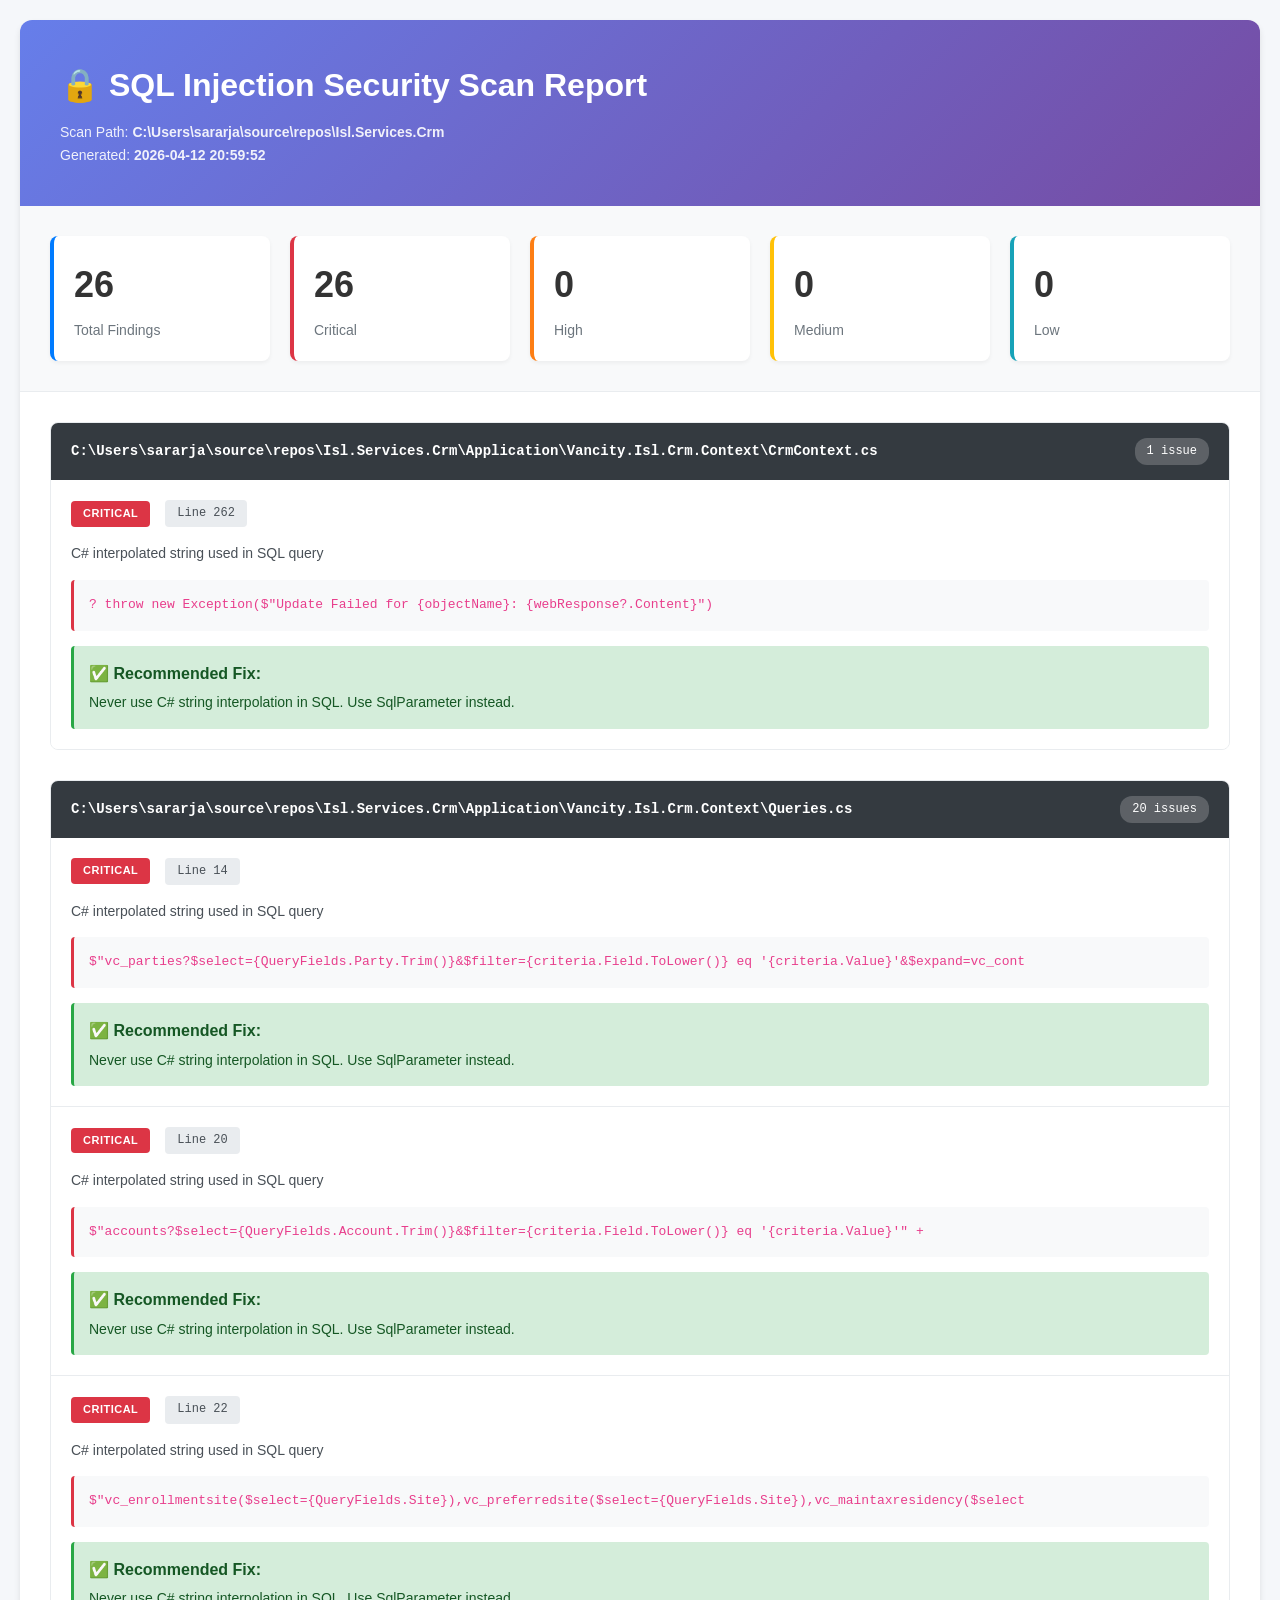
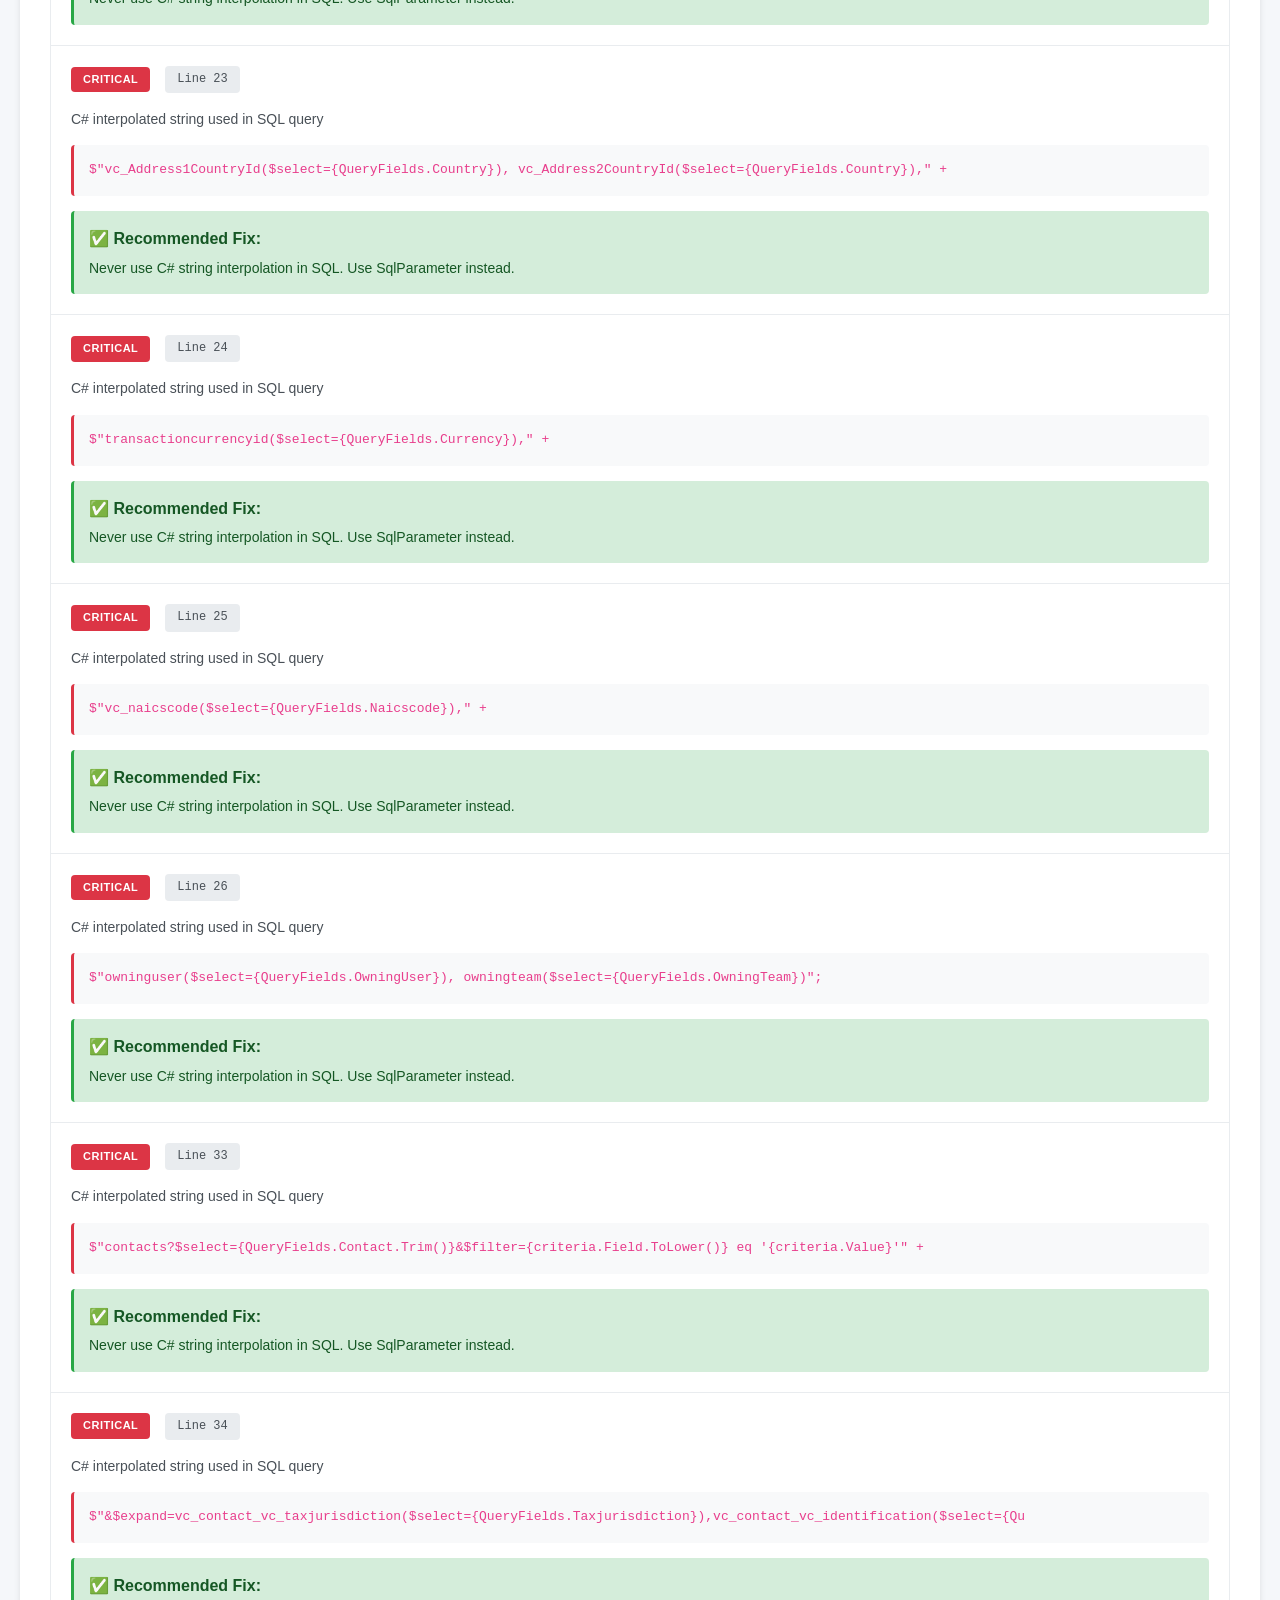
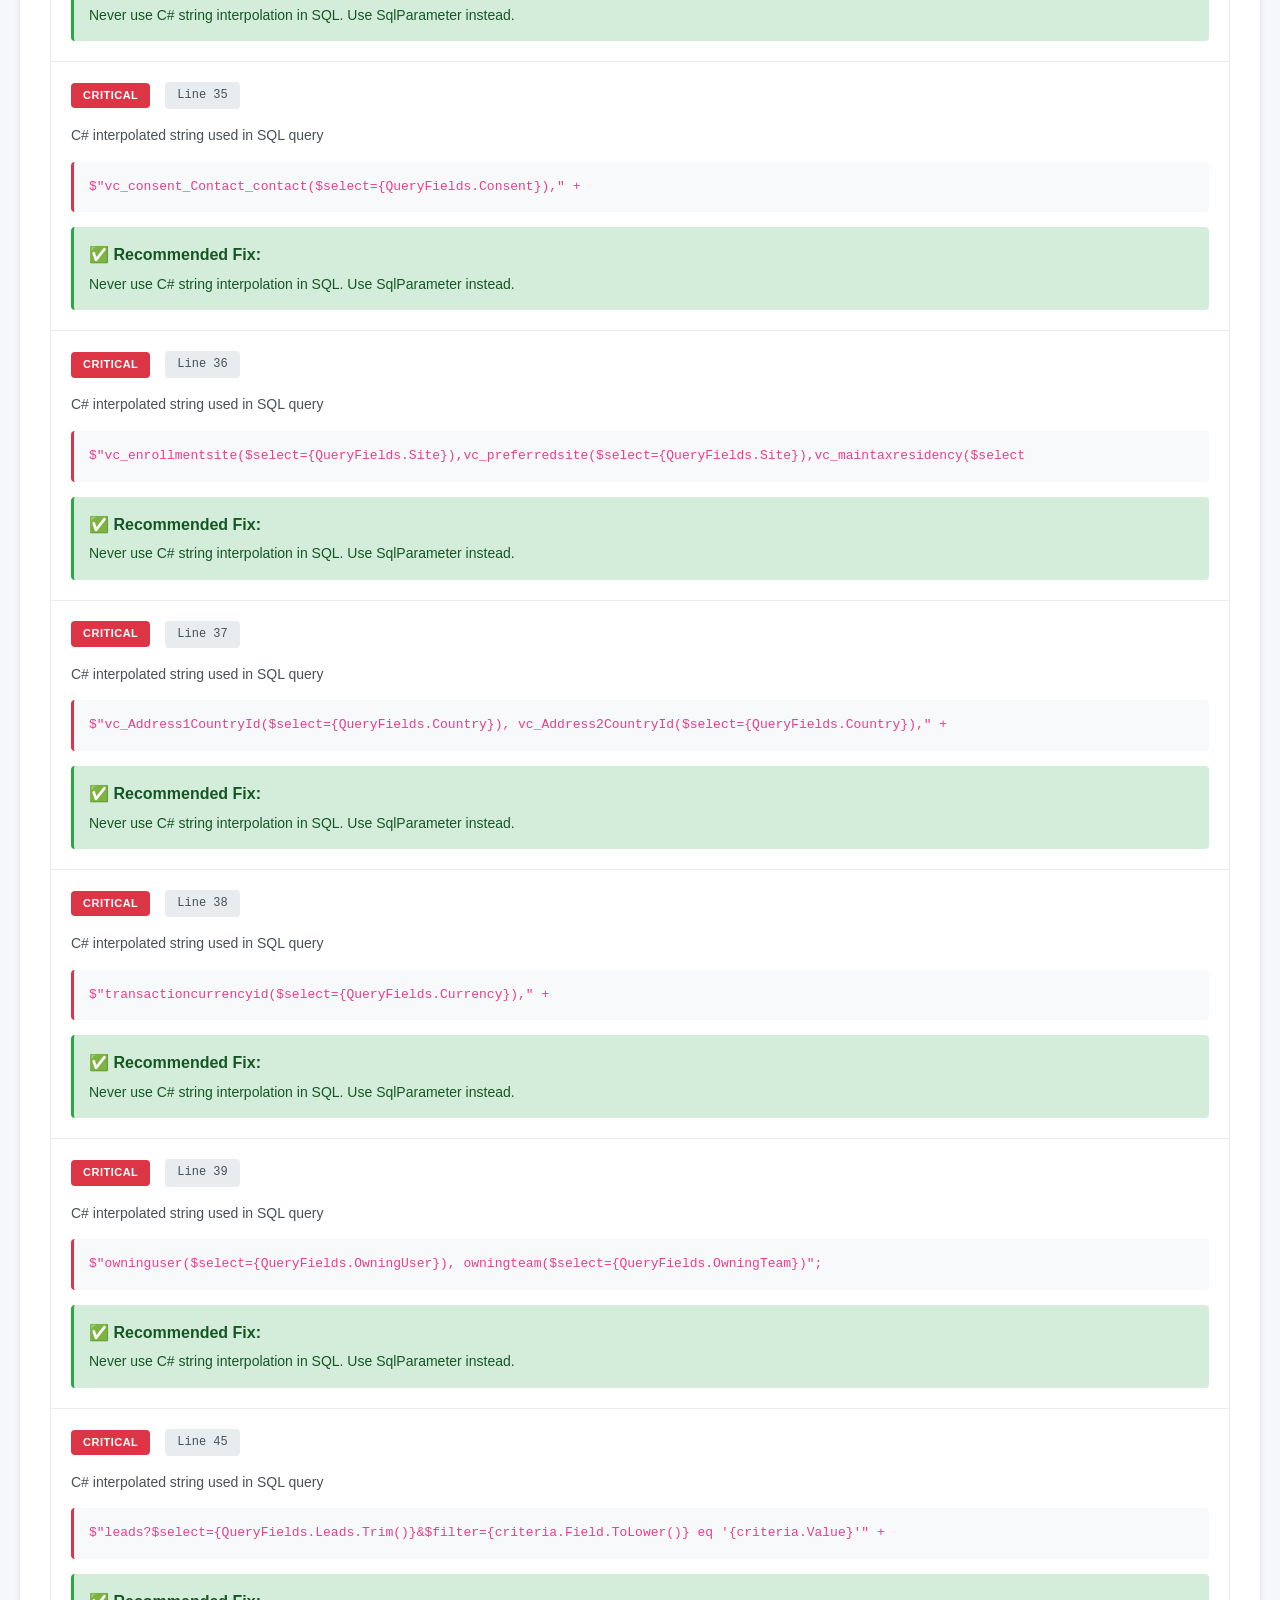
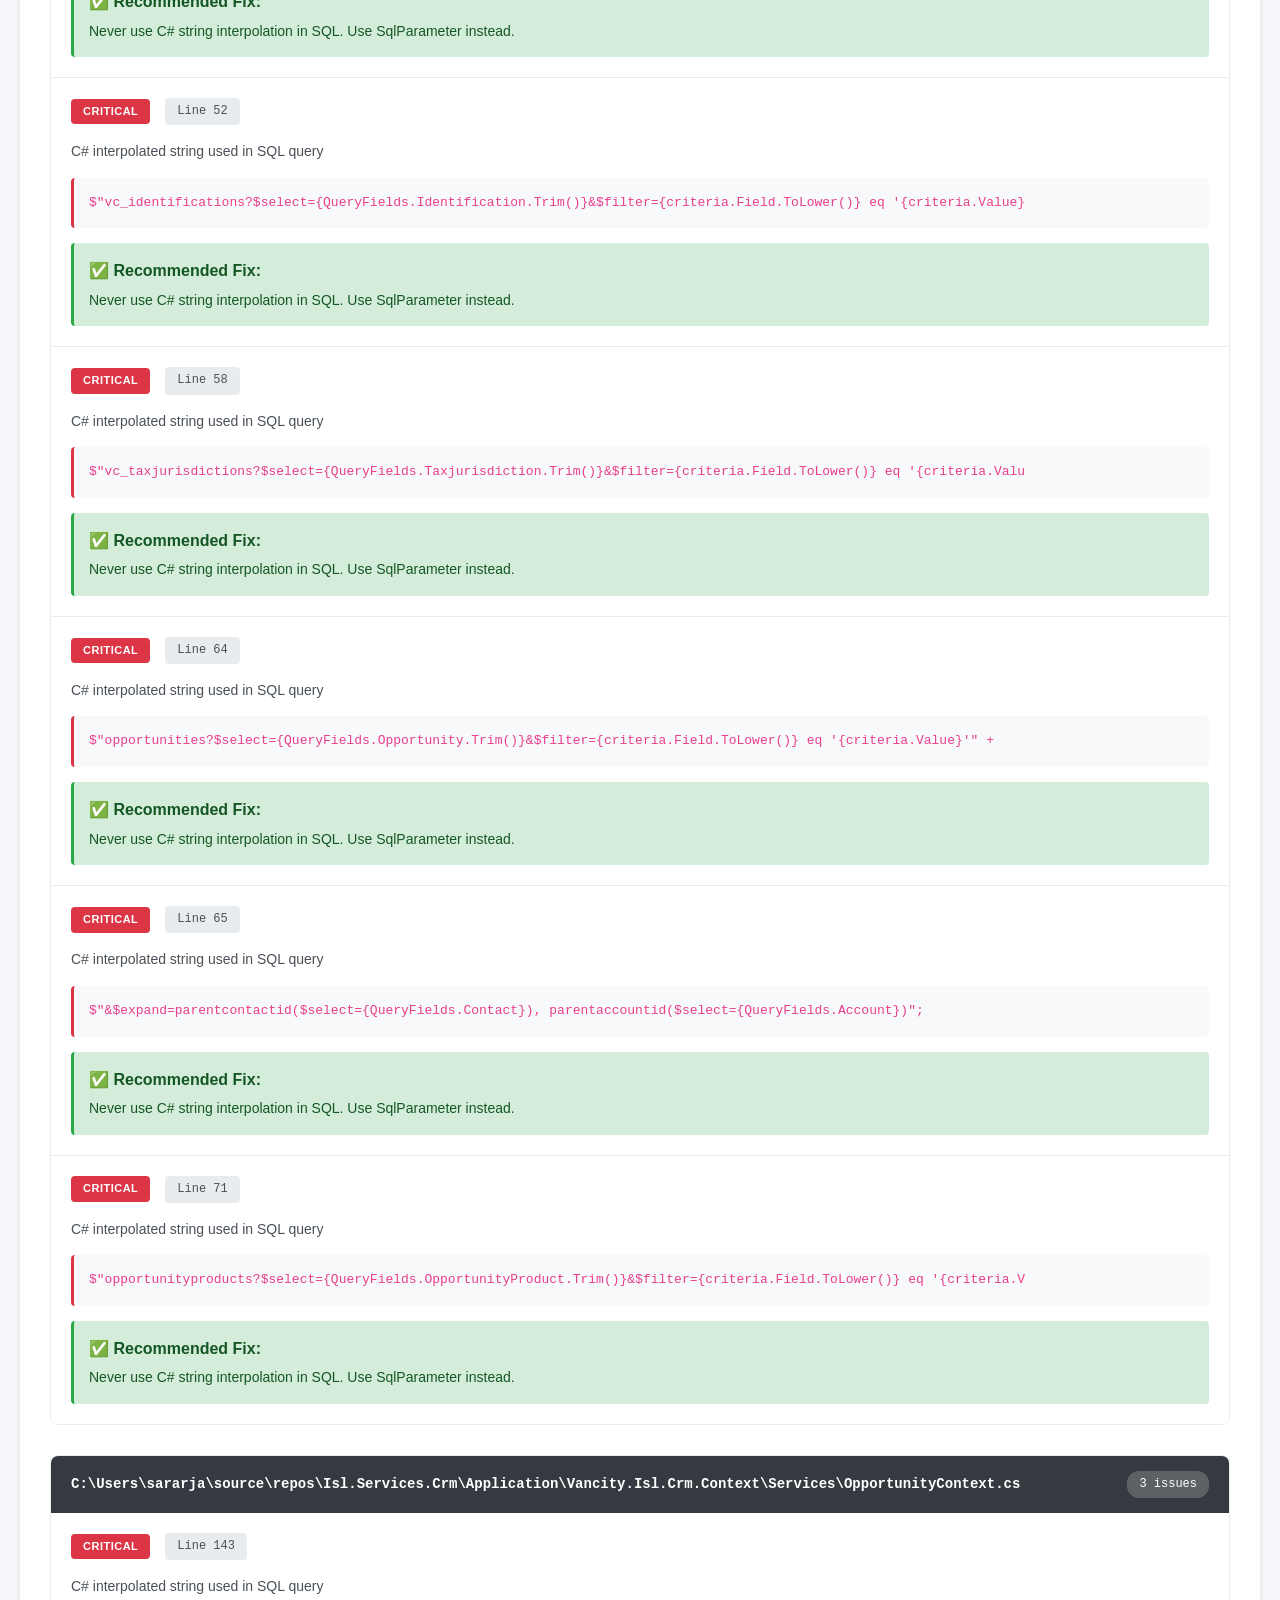
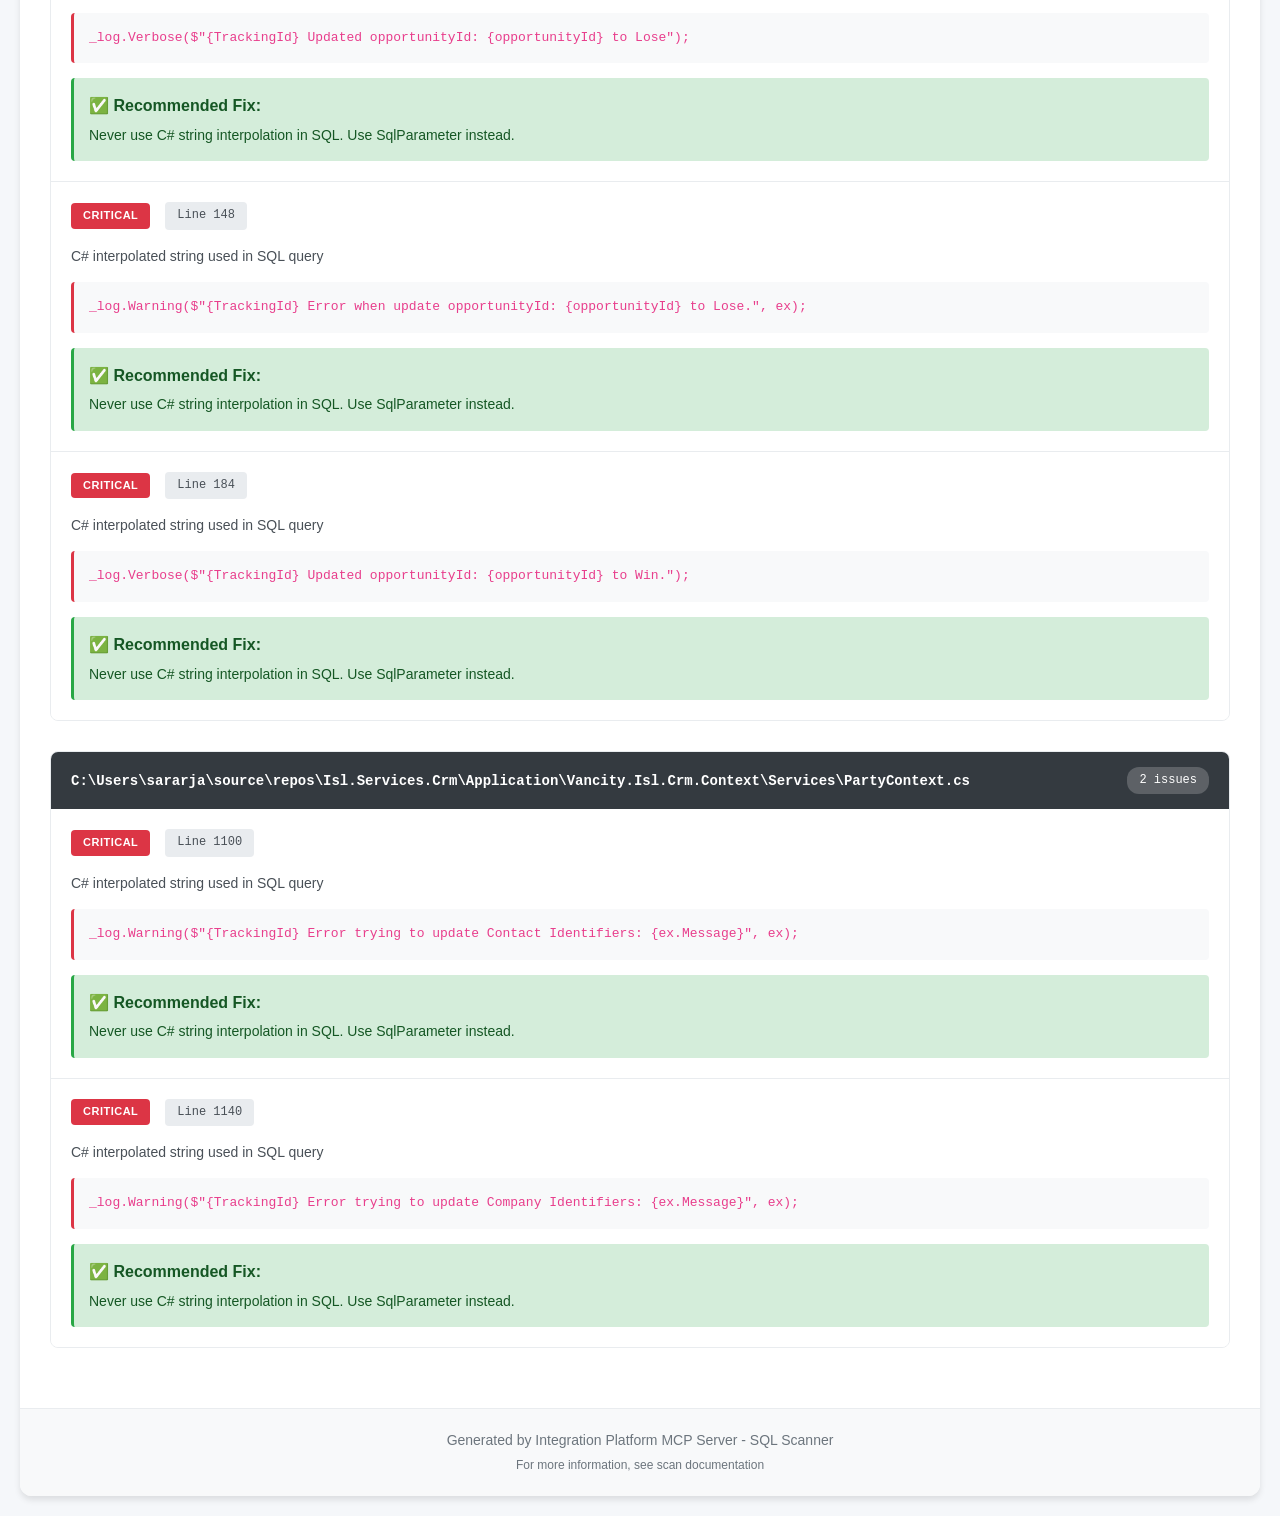
<file: .github/shared/skills/integration-platform/report.html>
<!DOCTYPE html>
<html>
<head>
    <meta charset="UTF-8">
    <title>SQL Injection Security Scan Report</title>
    <style>
        * { margin: 0; padding: 0; box-sizing: border-box; }
        body { 
            font-family: -apple-system, BlinkMacSystemFont, 'Segoe UI', Roboto, sans-serif;
            background: #f5f7fa;
            padding: 20px;
            line-height: 1.6;
        }
        .container { 
            max-width: 1400px;
            margin: 0 auto;
            background: white;
            border-radius: 12px;
            box-shadow: 0 4px 6px rgba(0,0,0,0.1);
            overflow: hidden;
        }
        header {
            background: linear-gradient(135deg, #667eea 0%, #764ba2 100%);
            color: white;
            padding: 40px;
        }
        header h1 { font-size: 32px; margin-bottom: 10px; }
        header .meta { opacity: 0.9; font-size: 14px; }
        
        .summary {
            display: grid;
            grid-template-columns: repeat(auto-fit, minmax(200px, 1fr));
            gap: 20px;
            padding: 30px;
            background: #f8f9fa;
            border-bottom: 1px solid #e9ecef;
        }
        .summary-card {
            background: white;
            padding: 20px;
            border-radius: 8px;
            border-left: 4px solid #6c757d;
            box-shadow: 0 2px 4px rgba(0,0,0,0.05);
        }
        .summary-card.total { border-left-color: #007bff; }
        .summary-card.critical { border-left-color: #dc3545; }
        .summary-card.high { border-left-color: #fd7e14; }
        .summary-card.medium { border-left-color: #ffc107; }
        .summary-card.low { border-left-color: #17a2b8; }
        .summary-value { font-size: 36px; font-weight: bold; color: #333; }
        .summary-label { font-size: 14px; color: #6c757d; margin-top: 5px; }
        
        .content { padding: 30px; }
        .file-section {
            margin-bottom: 30px;
            border: 1px solid #e9ecef;
            border-radius: 8px;
            overflow: hidden;
        }
        .file-header {
            background: #343a40;
            color: white;
            padding: 15px 20px;
            font-family: 'Consolas', monospace;
            font-size: 14px;
            display: flex;
            justify-content: space-between;
            align-items: center;
        }
        .file-path { font-weight: bold; }
        .finding-count { 
            background: rgba(255,255,255,0.2);
            padding: 4px 12px;
            border-radius: 12px;
            font-size: 12px;
        }
        
        .finding {
            padding: 20px;
            border-bottom: 1px solid #e9ecef;
            background: white;
        }
        .finding:last-child { border-bottom: none; }
        .finding:hover { background: #f8f9fa; }
        
        .finding-header {
            display: flex;
            align-items: center;
            gap: 15px;
            margin-bottom: 15px;
        }
        .severity {
            padding: 4px 12px;
            border-radius: 4px;
            font-size: 11px;
            font-weight: bold;
            text-transform: uppercase;
            letter-spacing: 0.5px;
        }
        .severity.critical { background: #dc3545; color: white; }
        .severity.high { background: #fd7e14; color: white; }
        .severity.medium { background: #ffc107; color: #000; }
        .severity.low { background: #17a2b8; color: white; }
        
        .line-number {
            background: #e9ecef;
            padding: 4px 12px;
            border-radius: 4px;
            font-family: 'Consolas', monospace;
            font-size: 12px;
            color: #495057;
        }
        
        .issue-description {
            color: #495057;
            font-size: 14px;
            margin-bottom: 15px;
        }
        
        .code-block {
            background: #f8f9fa;
            border-left: 3px solid #dc3545;
            padding: 15px;
            margin: 15px 0;
            border-radius: 4px;
            overflow-x: auto;
        }
        .code-block code {
            font-family: 'Consolas', 'Monaco', monospace;
            font-size: 13px;
            color: #e83e8c;
            display: block;
            white-space: pre;
        }
        
        .recommendation {
            background: #d4edda;
            border-left: 3px solid #28a745;
            padding: 15px;
            border-radius: 4px;
            margin-top: 15px;
        }
        .recommendation-title {
            font-weight: bold;
            color: #155724;
            margin-bottom: 5px;
            display: flex;
            align-items: center;
            gap: 8px;
        }
        .recommendation-text {
            color: #155724;
            font-size: 14px;
        }
        
        .no-findings {
            text-align: center;
            padding: 60px 20px;
            color: #28a745;
        }
        .no-findings-icon { font-size: 64px; margin-bottom: 20px; }
        .no-findings-text { font-size: 24px; font-weight: 500; }
        
        footer {
            background: #f8f9fa;
            padding: 20px;
            text-align: center;
            color: #6c757d;
            font-size: 14px;
            border-top: 1px solid #e9ecef;
        }
    </style>
</head>
<body>
    <div class="container">
        <header>
            <h1>🔒 SQL Injection Security Scan Report</h1>
            <div class="meta">
                <div>Scan Path: <strong>C:\Users\sararja\source\repos\Isl.Services.Crm</strong></div>
                <div>Generated: <strong>2026-04-12 20:59:52</strong></div>
            </div>
        </header>
        
        <div class="summary">
            <div class="summary-card total">
                <div class="summary-value">26</div>
                <div class="summary-label">Total Findings</div>
            </div>
            <div class="summary-card critical">
                <div class="summary-value">26</div>
                <div class="summary-label">Critical</div>
            </div>
            <div class="summary-card high">
                <div class="summary-value">0</div>
                <div class="summary-label">High</div>
            </div>
            <div class="summary-card medium">
                <div class="summary-value">0</div>
                <div class="summary-label">Medium</div>
            </div>
            <div class="summary-card low">
                <div class="summary-value">0</div>
                <div class="summary-label">Low</div>
            </div>
        </div>
        
        <div class="content">

            <div class="file-section">
                <div class="file-header">
                    <span class="file-path">C:\Users\sararja\source\repos\Isl.Services.Crm\Application\Vancity.Isl.Crm.Context\CrmContext.cs</span>
                    <span class="finding-count">1 issue</span>
                </div>

                <div class="finding">
                    <div class="finding-header">
                        <span class="severity critical">critical</span>
                        <span class="line-number">Line 262</span>
                    </div>
                    <div class="issue-description">C# interpolated string used in SQL query</div>
                    <div class="code-block"><code>? throw new Exception($"Update Failed for {objectName}: {webResponse?.Content}")</code></div>
                    <div class="recommendation">
                        <div class="recommendation-title">✅ Recommended Fix:</div>
                        <div class="recommendation-text">Never use C# string interpolation in SQL. Use SqlParameter instead.</div>
                    </div>
                </div>

            </div>

            <div class="file-section">
                <div class="file-header">
                    <span class="file-path">C:\Users\sararja\source\repos\Isl.Services.Crm\Application\Vancity.Isl.Crm.Context\Queries.cs</span>
                    <span class="finding-count">20 issues</span>
                </div>

                <div class="finding">
                    <div class="finding-header">
                        <span class="severity critical">critical</span>
                        <span class="line-number">Line 14</span>
                    </div>
                    <div class="issue-description">C# interpolated string used in SQL query</div>
                    <div class="code-block"><code>$"vc_parties?$select={QueryFields.Party.Trim()}&$filter={criteria.Field.ToLower()} eq '{criteria.Value}'&$expand=vc_cont</code></div>
                    <div class="recommendation">
                        <div class="recommendation-title">✅ Recommended Fix:</div>
                        <div class="recommendation-text">Never use C# string interpolation in SQL. Use SqlParameter instead.</div>
                    </div>
                </div>

                <div class="finding">
                    <div class="finding-header">
                        <span class="severity critical">critical</span>
                        <span class="line-number">Line 20</span>
                    </div>
                    <div class="issue-description">C# interpolated string used in SQL query</div>
                    <div class="code-block"><code>$"accounts?$select={QueryFields.Account.Trim()}&$filter={criteria.Field.ToLower()} eq '{criteria.Value}'" +</code></div>
                    <div class="recommendation">
                        <div class="recommendation-title">✅ Recommended Fix:</div>
                        <div class="recommendation-text">Never use C# string interpolation in SQL. Use SqlParameter instead.</div>
                    </div>
                </div>

                <div class="finding">
                    <div class="finding-header">
                        <span class="severity critical">critical</span>
                        <span class="line-number">Line 22</span>
                    </div>
                    <div class="issue-description">C# interpolated string used in SQL query</div>
                    <div class="code-block"><code>$"vc_enrollmentsite($select={QueryFields.Site}),vc_preferredsite($select={QueryFields.Site}),vc_maintaxresidency($select</code></div>
                    <div class="recommendation">
                        <div class="recommendation-title">✅ Recommended Fix:</div>
                        <div class="recommendation-text">Never use C# string interpolation in SQL. Use SqlParameter instead.</div>
                    </div>
                </div>

                <div class="finding">
                    <div class="finding-header">
                        <span class="severity critical">critical</span>
                        <span class="line-number">Line 23</span>
                    </div>
                    <div class="issue-description">C# interpolated string used in SQL query</div>
                    <div class="code-block"><code>$"vc_Address1CountryId($select={QueryFields.Country}), vc_Address2CountryId($select={QueryFields.Country})," +</code></div>
                    <div class="recommendation">
                        <div class="recommendation-title">✅ Recommended Fix:</div>
                        <div class="recommendation-text">Never use C# string interpolation in SQL. Use SqlParameter instead.</div>
                    </div>
                </div>

                <div class="finding">
                    <div class="finding-header">
                        <span class="severity critical">critical</span>
                        <span class="line-number">Line 24</span>
                    </div>
                    <div class="issue-description">C# interpolated string used in SQL query</div>
                    <div class="code-block"><code>$"transactioncurrencyid($select={QueryFields.Currency})," +</code></div>
                    <div class="recommendation">
                        <div class="recommendation-title">✅ Recommended Fix:</div>
                        <div class="recommendation-text">Never use C# string interpolation in SQL. Use SqlParameter instead.</div>
                    </div>
                </div>

                <div class="finding">
                    <div class="finding-header">
                        <span class="severity critical">critical</span>
                        <span class="line-number">Line 25</span>
                    </div>
                    <div class="issue-description">C# interpolated string used in SQL query</div>
                    <div class="code-block"><code>$"vc_naicscode($select={QueryFields.Naicscode})," +</code></div>
                    <div class="recommendation">
                        <div class="recommendation-title">✅ Recommended Fix:</div>
                        <div class="recommendation-text">Never use C# string interpolation in SQL. Use SqlParameter instead.</div>
                    </div>
                </div>

                <div class="finding">
                    <div class="finding-header">
                        <span class="severity critical">critical</span>
                        <span class="line-number">Line 26</span>
                    </div>
                    <div class="issue-description">C# interpolated string used in SQL query</div>
                    <div class="code-block"><code>$"owninguser($select={QueryFields.OwningUser}), owningteam($select={QueryFields.OwningTeam})";</code></div>
                    <div class="recommendation">
                        <div class="recommendation-title">✅ Recommended Fix:</div>
                        <div class="recommendation-text">Never use C# string interpolation in SQL. Use SqlParameter instead.</div>
                    </div>
                </div>

                <div class="finding">
                    <div class="finding-header">
                        <span class="severity critical">critical</span>
                        <span class="line-number">Line 33</span>
                    </div>
                    <div class="issue-description">C# interpolated string used in SQL query</div>
                    <div class="code-block"><code>$"contacts?$select={QueryFields.Contact.Trim()}&$filter={criteria.Field.ToLower()} eq '{criteria.Value}'" +</code></div>
                    <div class="recommendation">
                        <div class="recommendation-title">✅ Recommended Fix:</div>
                        <div class="recommendation-text">Never use C# string interpolation in SQL. Use SqlParameter instead.</div>
                    </div>
                </div>

                <div class="finding">
                    <div class="finding-header">
                        <span class="severity critical">critical</span>
                        <span class="line-number">Line 34</span>
                    </div>
                    <div class="issue-description">C# interpolated string used in SQL query</div>
                    <div class="code-block"><code>$"&$expand=vc_contact_vc_taxjurisdiction($select={QueryFields.Taxjurisdiction}),vc_contact_vc_identification($select={Qu</code></div>
                    <div class="recommendation">
                        <div class="recommendation-title">✅ Recommended Fix:</div>
                        <div class="recommendation-text">Never use C# string interpolation in SQL. Use SqlParameter instead.</div>
                    </div>
                </div>

                <div class="finding">
                    <div class="finding-header">
                        <span class="severity critical">critical</span>
                        <span class="line-number">Line 35</span>
                    </div>
                    <div class="issue-description">C# interpolated string used in SQL query</div>
                    <div class="code-block"><code>$"vc_consent_Contact_contact($select={QueryFields.Consent})," +</code></div>
                    <div class="recommendation">
                        <div class="recommendation-title">✅ Recommended Fix:</div>
                        <div class="recommendation-text">Never use C# string interpolation in SQL. Use SqlParameter instead.</div>
                    </div>
                </div>

                <div class="finding">
                    <div class="finding-header">
                        <span class="severity critical">critical</span>
                        <span class="line-number">Line 36</span>
                    </div>
                    <div class="issue-description">C# interpolated string used in SQL query</div>
                    <div class="code-block"><code>$"vc_enrollmentsite($select={QueryFields.Site}),vc_preferredsite($select={QueryFields.Site}),vc_maintaxresidency($select</code></div>
                    <div class="recommendation">
                        <div class="recommendation-title">✅ Recommended Fix:</div>
                        <div class="recommendation-text">Never use C# string interpolation in SQL. Use SqlParameter instead.</div>
                    </div>
                </div>

                <div class="finding">
                    <div class="finding-header">
                        <span class="severity critical">critical</span>
                        <span class="line-number">Line 37</span>
                    </div>
                    <div class="issue-description">C# interpolated string used in SQL query</div>
                    <div class="code-block"><code>$"vc_Address1CountryId($select={QueryFields.Country}), vc_Address2CountryId($select={QueryFields.Country})," +</code></div>
                    <div class="recommendation">
                        <div class="recommendation-title">✅ Recommended Fix:</div>
                        <div class="recommendation-text">Never use C# string interpolation in SQL. Use SqlParameter instead.</div>
                    </div>
                </div>

                <div class="finding">
                    <div class="finding-header">
                        <span class="severity critical">critical</span>
                        <span class="line-number">Line 38</span>
                    </div>
                    <div class="issue-description">C# interpolated string used in SQL query</div>
                    <div class="code-block"><code>$"transactioncurrencyid($select={QueryFields.Currency})," +</code></div>
                    <div class="recommendation">
                        <div class="recommendation-title">✅ Recommended Fix:</div>
                        <div class="recommendation-text">Never use C# string interpolation in SQL. Use SqlParameter instead.</div>
                    </div>
                </div>

                <div class="finding">
                    <div class="finding-header">
                        <span class="severity critical">critical</span>
                        <span class="line-number">Line 39</span>
                    </div>
                    <div class="issue-description">C# interpolated string used in SQL query</div>
                    <div class="code-block"><code>$"owninguser($select={QueryFields.OwningUser}), owningteam($select={QueryFields.OwningTeam})";</code></div>
                    <div class="recommendation">
                        <div class="recommendation-title">✅ Recommended Fix:</div>
                        <div class="recommendation-text">Never use C# string interpolation in SQL. Use SqlParameter instead.</div>
                    </div>
                </div>

                <div class="finding">
                    <div class="finding-header">
                        <span class="severity critical">critical</span>
                        <span class="line-number">Line 45</span>
                    </div>
                    <div class="issue-description">C# interpolated string used in SQL query</div>
                    <div class="code-block"><code>$"leads?$select={QueryFields.Leads.Trim()}&$filter={criteria.Field.ToLower()} eq '{criteria.Value}'" +</code></div>
                    <div class="recommendation">
                        <div class="recommendation-title">✅ Recommended Fix:</div>
                        <div class="recommendation-text">Never use C# string interpolation in SQL. Use SqlParameter instead.</div>
                    </div>
                </div>

                <div class="finding">
                    <div class="finding-header">
                        <span class="severity critical">critical</span>
                        <span class="line-number">Line 52</span>
                    </div>
                    <div class="issue-description">C# interpolated string used in SQL query</div>
                    <div class="code-block"><code>$"vc_identifications?$select={QueryFields.Identification.Trim()}&$filter={criteria.Field.ToLower()} eq '{criteria.Value}</code></div>
                    <div class="recommendation">
                        <div class="recommendation-title">✅ Recommended Fix:</div>
                        <div class="recommendation-text">Never use C# string interpolation in SQL. Use SqlParameter instead.</div>
                    </div>
                </div>

                <div class="finding">
                    <div class="finding-header">
                        <span class="severity critical">critical</span>
                        <span class="line-number">Line 58</span>
                    </div>
                    <div class="issue-description">C# interpolated string used in SQL query</div>
                    <div class="code-block"><code>$"vc_taxjurisdictions?$select={QueryFields.Taxjurisdiction.Trim()}&$filter={criteria.Field.ToLower()} eq '{criteria.Valu</code></div>
                    <div class="recommendation">
                        <div class="recommendation-title">✅ Recommended Fix:</div>
                        <div class="recommendation-text">Never use C# string interpolation in SQL. Use SqlParameter instead.</div>
                    </div>
                </div>

                <div class="finding">
                    <div class="finding-header">
                        <span class="severity critical">critical</span>
                        <span class="line-number">Line 64</span>
                    </div>
                    <div class="issue-description">C# interpolated string used in SQL query</div>
                    <div class="code-block"><code>$"opportunities?$select={QueryFields.Opportunity.Trim()}&$filter={criteria.Field.ToLower()} eq '{criteria.Value}'" +</code></div>
                    <div class="recommendation">
                        <div class="recommendation-title">✅ Recommended Fix:</div>
                        <div class="recommendation-text">Never use C# string interpolation in SQL. Use SqlParameter instead.</div>
                    </div>
                </div>

                <div class="finding">
                    <div class="finding-header">
                        <span class="severity critical">critical</span>
                        <span class="line-number">Line 65</span>
                    </div>
                    <div class="issue-description">C# interpolated string used in SQL query</div>
                    <div class="code-block"><code>$"&$expand=parentcontactid($select={QueryFields.Contact}), parentaccountid($select={QueryFields.Account})";</code></div>
                    <div class="recommendation">
                        <div class="recommendation-title">✅ Recommended Fix:</div>
                        <div class="recommendation-text">Never use C# string interpolation in SQL. Use SqlParameter instead.</div>
                    </div>
                </div>

                <div class="finding">
                    <div class="finding-header">
                        <span class="severity critical">critical</span>
                        <span class="line-number">Line 71</span>
                    </div>
                    <div class="issue-description">C# interpolated string used in SQL query</div>
                    <div class="code-block"><code>$"opportunityproducts?$select={QueryFields.OpportunityProduct.Trim()}&$filter={criteria.Field.ToLower()} eq '{criteria.V</code></div>
                    <div class="recommendation">
                        <div class="recommendation-title">✅ Recommended Fix:</div>
                        <div class="recommendation-text">Never use C# string interpolation in SQL. Use SqlParameter instead.</div>
                    </div>
                </div>

            </div>

            <div class="file-section">
                <div class="file-header">
                    <span class="file-path">C:\Users\sararja\source\repos\Isl.Services.Crm\Application\Vancity.Isl.Crm.Context\Services\OpportunityContext.cs</span>
                    <span class="finding-count">3 issues</span>
                </div>

                <div class="finding">
                    <div class="finding-header">
                        <span class="severity critical">critical</span>
                        <span class="line-number">Line 143</span>
                    </div>
                    <div class="issue-description">C# interpolated string used in SQL query</div>
                    <div class="code-block"><code>_log.Verbose($"{TrackingId} Updated opportunityId: {opportunityId} to Lose");</code></div>
                    <div class="recommendation">
                        <div class="recommendation-title">✅ Recommended Fix:</div>
                        <div class="recommendation-text">Never use C# string interpolation in SQL. Use SqlParameter instead.</div>
                    </div>
                </div>

                <div class="finding">
                    <div class="finding-header">
                        <span class="severity critical">critical</span>
                        <span class="line-number">Line 148</span>
                    </div>
                    <div class="issue-description">C# interpolated string used in SQL query</div>
                    <div class="code-block"><code>_log.Warning($"{TrackingId} Error when update opportunityId: {opportunityId} to Lose.", ex);</code></div>
                    <div class="recommendation">
                        <div class="recommendation-title">✅ Recommended Fix:</div>
                        <div class="recommendation-text">Never use C# string interpolation in SQL. Use SqlParameter instead.</div>
                    </div>
                </div>

                <div class="finding">
                    <div class="finding-header">
                        <span class="severity critical">critical</span>
                        <span class="line-number">Line 184</span>
                    </div>
                    <div class="issue-description">C# interpolated string used in SQL query</div>
                    <div class="code-block"><code>_log.Verbose($"{TrackingId} Updated opportunityId: {opportunityId} to Win.");</code></div>
                    <div class="recommendation">
                        <div class="recommendation-title">✅ Recommended Fix:</div>
                        <div class="recommendation-text">Never use C# string interpolation in SQL. Use SqlParameter instead.</div>
                    </div>
                </div>

            </div>

            <div class="file-section">
                <div class="file-header">
                    <span class="file-path">C:\Users\sararja\source\repos\Isl.Services.Crm\Application\Vancity.Isl.Crm.Context\Services\PartyContext.cs</span>
                    <span class="finding-count">2 issues</span>
                </div>

                <div class="finding">
                    <div class="finding-header">
                        <span class="severity critical">critical</span>
                        <span class="line-number">Line 1100</span>
                    </div>
                    <div class="issue-description">C# interpolated string used in SQL query</div>
                    <div class="code-block"><code>_log.Warning($"{TrackingId} Error trying to update Contact Identifiers: {ex.Message}", ex);</code></div>
                    <div class="recommendation">
                        <div class="recommendation-title">✅ Recommended Fix:</div>
                        <div class="recommendation-text">Never use C# string interpolation in SQL. Use SqlParameter instead.</div>
                    </div>
                </div>

                <div class="finding">
                    <div class="finding-header">
                        <span class="severity critical">critical</span>
                        <span class="line-number">Line 1140</span>
                    </div>
                    <div class="issue-description">C# interpolated string used in SQL query</div>
                    <div class="code-block"><code>_log.Warning($"{TrackingId} Error trying to update Company Identifiers: {ex.Message}", ex);</code></div>
                    <div class="recommendation">
                        <div class="recommendation-title">✅ Recommended Fix:</div>
                        <div class="recommendation-text">Never use C# string interpolation in SQL. Use SqlParameter instead.</div>
                    </div>
                </div>

            </div>

        </div>
        
        <footer>
            <p>Generated by Integration Platform MCP Server - SQL Scanner</p>
            <p style="margin-top: 5px; font-size: 12px;">For more information, see scan documentation</p>
        </footer>
    </div>
</body>
</html>
</file>
